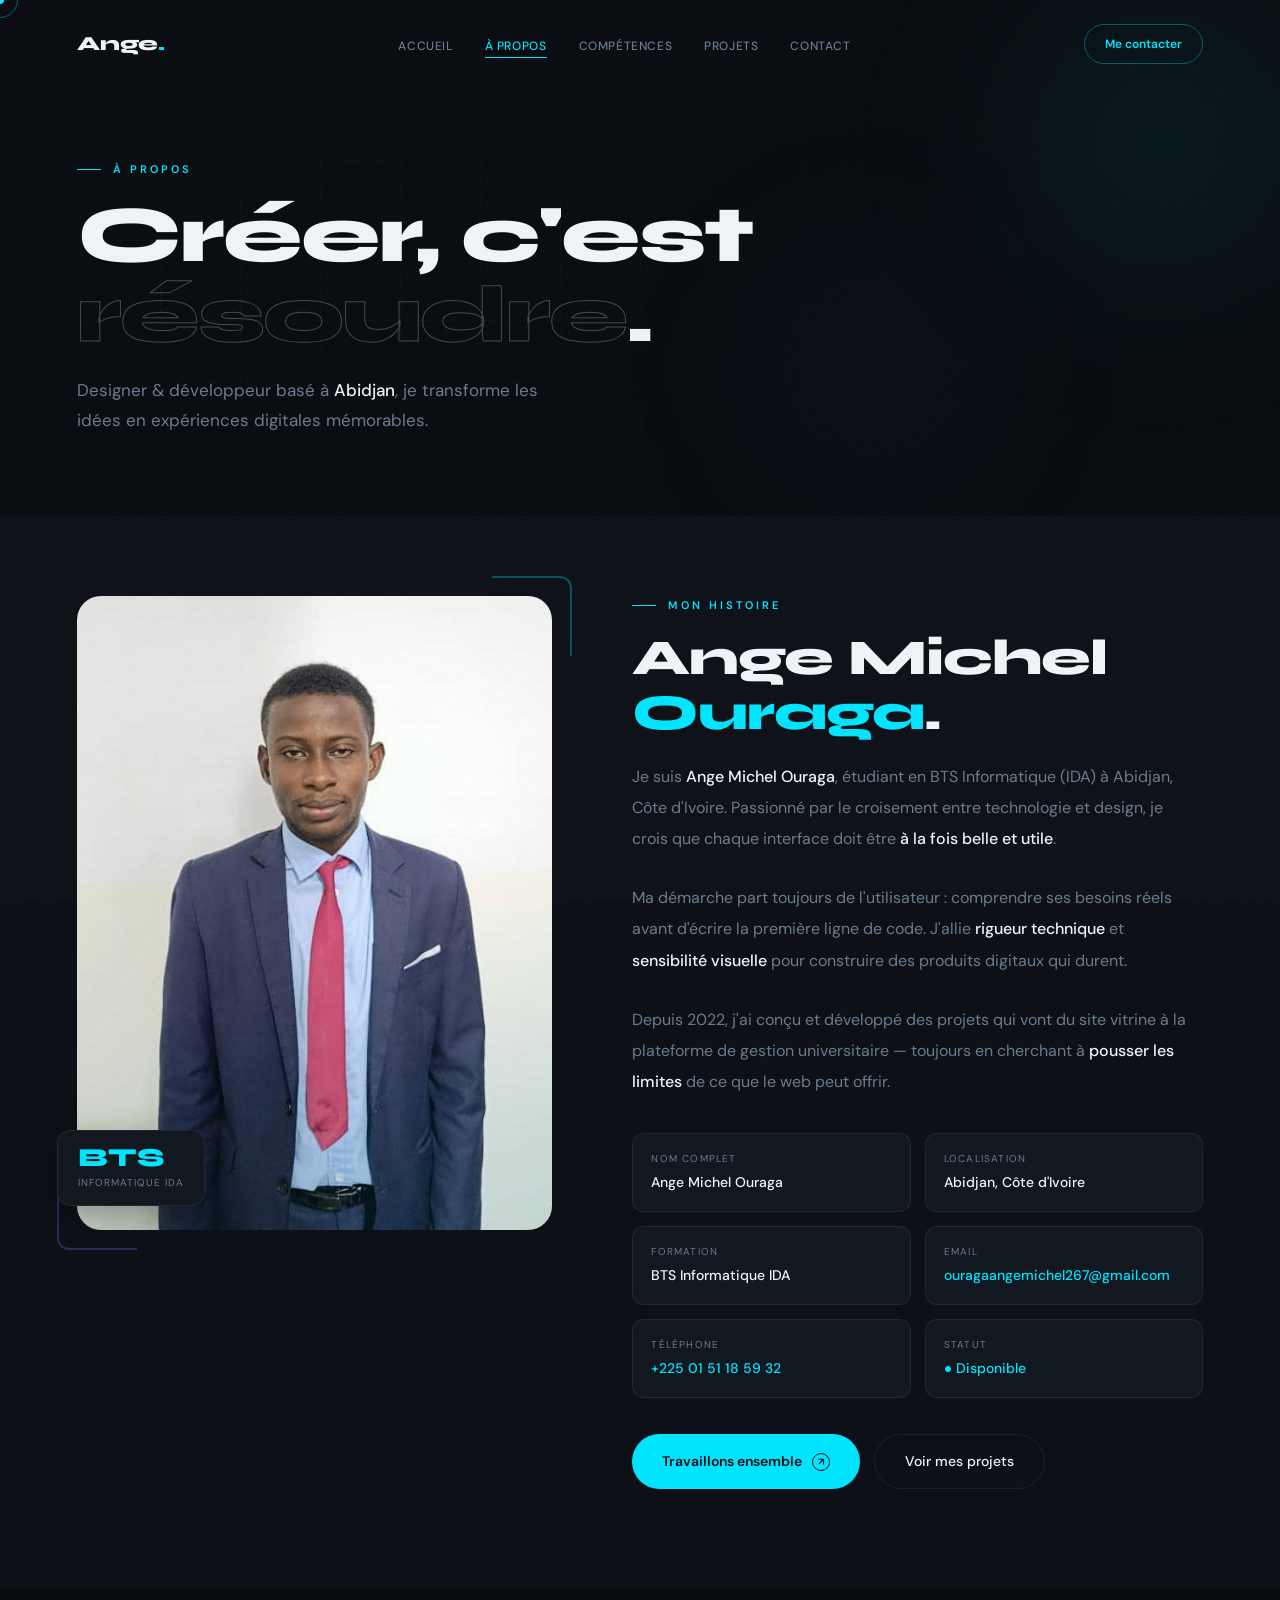
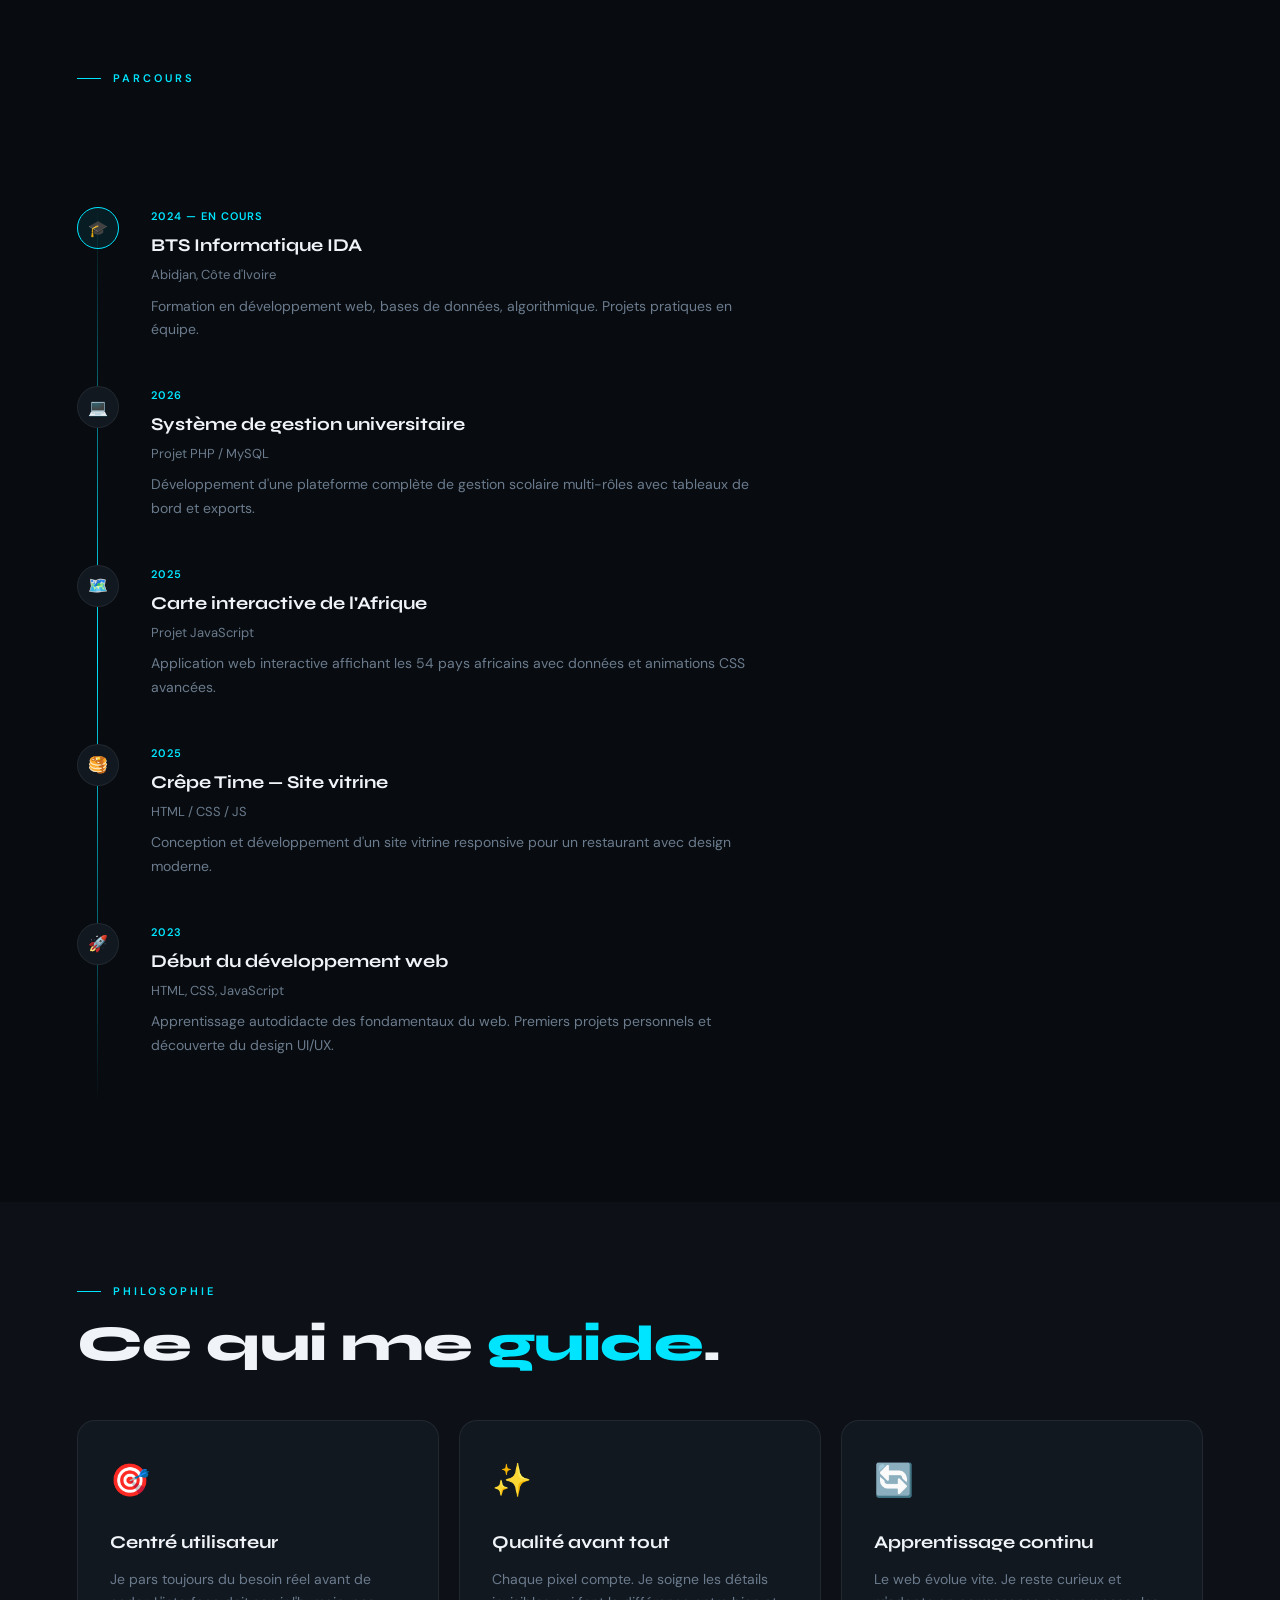
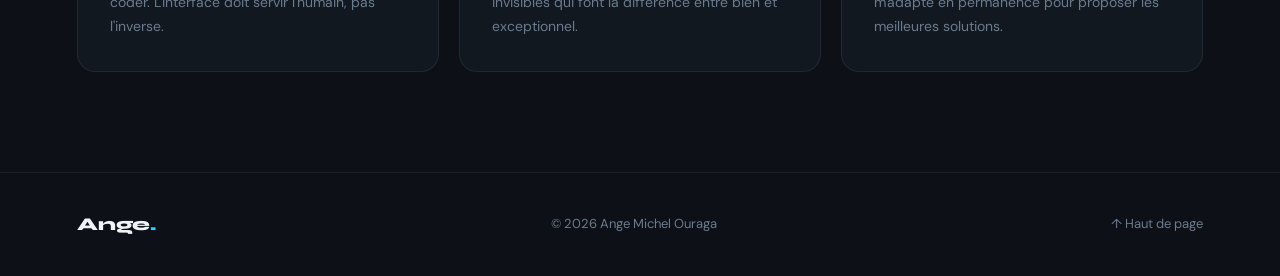
<file: about.html>
<!DOCTYPE html>
<html lang="fr">

<head>
  <meta charset="UTF-8">
  <meta name="viewport" content="width=device-width, initial-scale=1.0">
  <title>À propos — Ange Michel Ouraga</title>
  <link rel="preconnect" href="https://fonts.googleapis.com">
  <link
    href="https://fonts.googleapis.com/css2?family=Syne:wght@400;600;700;800&family=DM+Sans:wght@300;400;500&display=swap"
    rel="stylesheet">
  <link rel="stylesheet" href="shared.css">
  <style>
    /* ===== ABOUT PAGE ===== */
    #about-hero {
      padding: 160px 6% 80px;
      position: relative;
      overflow: hidden;
      background: var(--bg)
    }

    .about-grid {
      display: grid;
      grid-template-columns: 1fr 1.2fr;
      gap: 80px;
      align-items: start;
      padding: 80px 6% 100px;
      background: var(--bg2)
    }

    .photo-col {
      position: relative
    }

    .about-img-wrap {
      position: relative;
      width: 100%;
      aspect-ratio: 3/4;
      border-radius: 24px;
      overflow: hidden;
      background: var(--surface)
    }

    .about-img-wrap::after {
      content: '';
      position: absolute;
      inset: 0;
      background: linear-gradient(160deg, transparent 55%, rgba(0, 229, 255, .08) 100%);
      z-index: 2
    }

    .about-img-wrap img {
      width: 100%;
      height: 100%;
      object-fit: cover;
      display: block
    }

    .monogram {
      display: flex;
      align-items: center;
      justify-content: center;
      width: 100%;
      height: 100%;
      font-family: var(--font-h);
      font-size: 72px;
      font-weight: 800;
      color: rgba(0, 229, 255, .12);
      letter-spacing: -4px;
      user-select: none
    }

    .about-badge {
      position: absolute;
      bottom: 24px;
      left: -20px;
      background: var(--surface);
      border: 1px solid var(--border);
      border-radius: 14px;
      padding: 14px 20px;
      z-index: 3;
      box-shadow: 0 8px 30px rgba(0, 0, 0, .3)
    }

    .about-badge .big {
      font-family: var(--font-h);
      font-size: 26px;
      font-weight: 800;
      color: var(--accent);
      line-height: 1
    }

    .about-badge .small {
      font-size: 10px;
      color: var(--muted);
      text-transform: uppercase;
      letter-spacing: 1px;
      margin-top: 3px
    }

    /* Side déco */
    .photo-deco {
      position: absolute;
      top: -20px;
      right: -20px;
      width: 80px;
      height: 80px;
      border-top: 2px solid rgba(0, 229, 255, .3);
      border-right: 2px solid rgba(0, 229, 255, .3);
      border-radius: 0 12px 0 0
    }

    .photo-deco-2 {
      position: absolute;
      bottom: -20px;
      left: -20px;
      width: 80px;
      height: 80px;
      border-bottom: 2px solid rgba(123, 97, 255, .3);
      border-left: 2px solid rgba(123, 97, 255, .3);
      border-radius: 0 0 0 12px
    }

    /* Text col */
    .about-text-col {}

    .about-txt {
      font-size: 16px;
      color: var(--muted);
      line-height: 1.95;
      margin-bottom: 28px
    }

    .about-txt strong {
      color: var(--txt);
      font-weight: 500
    }

    .info-grid {
      display: grid;
      grid-template-columns: 1fr 1fr;
      gap: 14px;
      margin: 36px 0
    }

    .info-item {
      background: var(--surface);
      border: 1px solid var(--border);
      border-radius: 12px;
      padding: 16px 18px;
      transition: border-color .3s
    }

    .info-item:hover {
      border-color: rgba(0, 229, 255, .2)
    }

    .info-key {
      font-size: 10px;
      text-transform: uppercase;
      letter-spacing: 1.2px;
      color: var(--muted);
      margin-bottom: 4px
    }

    .info-val {
      font-size: 14px;
      font-weight: 500;
      color: var(--txt)
    }

    .info-val a {
      color: var(--accent);
      text-decoration: none
    }

    .info-val.status {
      color: var(--accent)
    }

    .btn-row {
      display: flex;
      gap: 14px;
      flex-wrap: wrap;
      margin-top: 36px
    }

    /* ===== PARCOURS ===== */
    .parcours {
      padding: 80px 6% 100px;
      background: var(--bg)
    }

    .timeline {
      display: flex;
      flex-direction: column;
      gap: 0;
      position: relative;
      max-width: 700px;
      margin-top: 48px
    }

    .timeline::before {
      content: '';
      position: absolute;
      left: 20px;
      top: 0;
      bottom: 0;
      width: 1px;
      background: linear-gradient(to bottom, transparent, var(--accent), transparent)
    }

    .tl-item {
      display: flex;
      gap: 32px;
      padding-bottom: 44px;
      position: relative
    }

    .tl-dot {
      width: 42px;
      height: 42px;
      border-radius: 50%;
      background: var(--surface);
      border: 1px solid var(--border);
      display: flex;
      align-items: center;
      justify-content: center;
      font-size: 16px;
      flex-shrink: 0;
      position: relative;
      z-index: 1;
      transition: border-color .3s, background .3s
    }

    .tl-item.active .tl-dot {
      border-color: var(--accent);
      background: rgba(0, 229, 255, .08)
    }

    .tl-body {}

    .tl-year {
      font-size: 11px;
      color: var(--accent);
      font-weight: 600;
      letter-spacing: 1px;
      text-transform: uppercase;
      margin-bottom: 4px
    }

    .tl-title {
      font-family: var(--font-h);
      font-size: 18px;
      font-weight: 700;
      color: var(--txt);
      margin-bottom: 4px
    }

    .tl-sub {
      font-size: 13px;
      color: var(--muted);
      margin-bottom: 8px
    }

    .tl-desc {
      font-size: 14px;
      color: var(--muted);
      line-height: 1.7
    }

    /* ===== VALEURS ===== */
    .values {
      padding: 80px 6% 100px;
      background: var(--bg2)
    }

    .values-grid {
      display: grid;
      grid-template-columns: repeat(3, 1fr);
      gap: 20px;
      margin-top: 48px
    }

    .val-card {
      background: var(--surface);
      border: 1px solid var(--border);
      border-radius: 18px;
      padding: 32px;
      transition: border-color .4s, transform .4s var(--ease)
    }

    .val-card:hover {
      border-color: rgba(0, 229, 255, .25);
      transform: translateY(-4px)
    }

    .val-icon {
      font-size: 32px;
      margin-bottom: 20px;
      display: block
    }

    .val-title {
      font-family: var(--font-h);
      font-size: 18px;
      font-weight: 700;
      color: var(--txt);
      margin-bottom: 10px
    }

    .val-desc {
      font-size: 14px;
      color: var(--muted);
      line-height: 1.7
    }

    @media(max-width:1024px) {
      .about-grid {
        grid-template-columns: 1fr;
        gap: 48px
      }

      .values-grid {
        grid-template-columns: 1fr 1fr
      }
    }

    @media(max-width:768px) {
      .info-grid {
        grid-template-columns: 1fr
      }

      .values-grid {
        grid-template-columns: 1fr
      }

      .btn-row {
        flex-direction: column
      }
    }
  </style>
</head>

<body>
  <div id="cursor"></div>
  <div id="cursor-ring"></div>

  <nav id="navbar">
    <a href="index.html" class="logo">Ange<span>.</span></a>
    <ul class="nav-links">
      <li><a href="index.html">Accueil</a></li>
      <li><a href="about.html" class="active">À propos</a></li>
      <li><a href="skills.html">Compétences</a></li>
      <li><a href="projects.html">Projets</a></li>
      <li><a href="contact.html">Contact</a></li>
    </ul>
    <a href="contact.html" class="nav-cta">Me contacter</a>
    <button class="hamburger" id="hamburger" aria-label="Menu"><span></span><span></span><span></span></button>
  </nav>
  <div class="mobile-menu" id="mobileMenu">
    <a href="index.html">Accueil</a>
    <a href="about.html" class="active">À propos</a>
    <a href="skills.html">Compétences</a>
    <a href="projects.html">Projets</a>
    <a href="contact.html">Contact</a>
  </div>

  <!-- HERO -->
  <section id="about-hero">
    <div class="page-orb page-orb-1"></div>
    <div class="page-orb page-orb-2"></div>
    <div class="page-hero-grid"></div>
    <p class="page-hero-label">À propos</p>
    <h1 class="page-hero-title">Créer, c'est<br><em>résoudre</em>.</h1>
    <p class="page-hero-sub">Designer & développeur basé à <strong>Abidjan</strong>, je transforme les idées en
      expériences digitales mémorables.</p>
  </section>

  <!-- GRILLE PHOTO + TEXTE -->
  <div class="about-grid">
    <div class="photo-col reveal">
      <div class="photo-deco"></div>
      <div class="about-img-wrap">
        <img src="profile.jpg" alt="Ange Michel Ouraga"
          onerror="this.style.display='none';document.getElementById('mono').style.display='flex';">
        <div id="mono" class="monogram" style="display:none;">AMO</div>
      </div>
      <div class="about-badge">
        <div class="big">BTS</div>
        <div class="small">Informatique IDA</div>
      </div>
      <div class="photo-deco-2"></div>
    </div>

    <div class="about-text-col">
      <p class="section-label reveal">Mon histoire</p>
      <h2 class="section-title reveal reveal-delay-1">Ange Michel<br><em>Ouraga</em>.</h2>

      <p class="about-txt reveal reveal-delay-2">
        Je suis <strong>Ange Michel Ouraga</strong>, étudiant en BTS Informatique (IDA) à Abidjan, Côte d'Ivoire.
        Passionné par le croisement entre technologie et design, je crois que chaque interface doit être <strong>à la
          fois belle et utile</strong>.
      </p>
      <p class="about-txt reveal reveal-delay-2">
        Ma démarche part toujours de l'utilisateur : comprendre ses besoins réels avant d'écrire la première ligne de
        code. J'allie <strong>rigueur technique</strong> et <strong>sensibilité visuelle</strong> pour construire des
        produits digitaux qui durent.
      </p>
      <p class="about-txt reveal reveal-delay-3">
        Depuis 2022, j'ai conçu et développé des projets qui vont du site vitrine à la plateforme de gestion
        universitaire — toujours en cherchant à <strong>pousser les limites</strong> de ce que le web peut offrir.
      </p>

      <div class="info-grid reveal reveal-delay-3">
        <div class="info-item">
          <div class="info-key">Nom complet</div>
          <div class="info-val">Ange Michel Ouraga</div>
        </div>
        <div class="info-item">
          <div class="info-key">Localisation</div>
          <div class="info-val">Abidjan, Côte d'Ivoire</div>
        </div>
        <div class="info-item">
          <div class="info-key">Formation</div>
          <div class="info-val">BTS Informatique IDA</div>
        </div>
        <div class="info-item">
          <div class="info-key">Email</div>
          <div class="info-val"><a href="mailto:ouragaangemichel267@gmail.com">ouragaangemichel267@gmail.com</a></div>
        </div>
        <div class="info-item">
          <div class="info-key">Téléphone</div>
          <div class="info-val"><a href="tel:+2250151185932">+225 01 51 18 59 32</a></div>
        </div>
        <div class="info-item">
          <div class="info-key">Statut</div>
          <div class="info-val status">● Disponible</div>
        </div>
      </div>

      <div class="btn-row reveal reveal-delay-4">
        <a href="contact.html" class="btn-primary">Travaillons ensemble <span class="arrow">↗</span></a>
        <a href="projects.html" class="btn-ghost">Voir mes projets</a>
      </div>
    </div>
  </div>

  <!-- PARCOURS -->
  <section class="parcours">
    <p class="section-label reveal">Parcours</p>
    <h2 class="section-title reveal reveal-delay-1">Mon <em>chemin</em>.</h2>

    <div class="timeline">
      <div class="tl-item active reveal">
        <div class="tl-dot">🎓</div>
        <div class="tl-body">
          <div class="tl-year">2024 — En cours</div>
          <div class="tl-title">BTS Informatique IDA</div>
          <div class="tl-sub">Abidjan, Côte d'Ivoire</div>
          <div class="tl-desc">Formation en développement web, bases de données, algorithmique. Projets
            pratiques en équipe.</div>
        </div>
      </div>
      <div class="tl-item reveal reveal-delay-1">
        <div class="tl-dot">💻</div>
        <div class="tl-body">
          <div class="tl-year">2026</div>
          <div class="tl-title">Système de gestion universitaire</div>
          <div class="tl-sub">Projet PHP / MySQL</div>
          <div class="tl-desc">Développement d'une plateforme complète de gestion scolaire multi-rôles avec tableaux de
            bord et exports.</div>
        </div>
      </div>
      <div class="tl-item reveal reveal-delay-2">
        <div class="tl-dot">🗺️</div>
        <div class="tl-body">
          <div class="tl-year">2025</div>
          <div class="tl-title">Carte interactive de l'Afrique</div>
          <div class="tl-sub">Projet JavaScript</div>
          <div class="tl-desc">Application web interactive affichant les 54 pays africains avec données et animations
            CSS avancées.</div>
        </div>
      </div>
      <div class="tl-item reveal reveal-delay-3">
        <div class="tl-dot">🥞</div>
        <div class="tl-body">
          <div class="tl-year">2025</div>
          <div class="tl-title">Crêpe Time — Site vitrine</div>
          <div class="tl-sub">HTML / CSS / JS</div>
          <div class="tl-desc">Conception et développement d'un site vitrine responsive pour un restaurant avec design
            moderne.</div>
        </div>
      </div>
      <div class="tl-item reveal reveal-delay-4">
        <div class="tl-dot">🚀</div>
        <div class="tl-body">
          <div class="tl-year">2023</div>
          <div class="tl-title">Début du développement web</div>
          <div class="tl-sub">HTML, CSS, JavaScript</div>
          <div class="tl-desc">Apprentissage autodidacte des fondamentaux du web. Premiers projets personnels et
            découverte du design UI/UX.</div>
        </div>
      </div>
    </div>
  </section>

  <!-- VALEURS -->
  <section class="values">
    <p class="section-label reveal">Philosophie</p>
    <h2 class="section-title reveal reveal-delay-1">Ce qui me <em>guide</em>.</h2>
    <div class="values-grid">
      <div class="val-card reveal">
        <span class="val-icon">🎯</span>
        <div class="val-title">Centré utilisateur</div>
        <div class="val-desc">Je pars toujours du besoin réel avant de coder. L'interface doit servir l'humain, pas
          l'inverse.</div>
      </div>
      <div class="val-card reveal reveal-delay-1">
        <span class="val-icon">✨</span>
        <div class="val-title">Qualité avant tout</div>
        <div class="val-desc">Chaque pixel compte. Je soigne les détails invisibles qui font la différence entre bien et
          exceptionnel.</div>
      </div>
      <div class="val-card reveal reveal-delay-2">
        <span class="val-icon">🔄</span>
        <div class="val-title">Apprentissage continu</div>
        <div class="val-desc">Le web évolue vite. Je reste curieux et m'adapte en permanence pour proposer les
          meilleures solutions.</div>
      </div>
    </div>
  </section>

  <footer>
    <div class="footer-logo">Ange<span>.</span></div>
    <p class="footer-copy">© 2026 Ange Michel Ouraga</p>
    <a href="#" onclick="window.scrollTo({top:0,behavior:'smooth'});return false;" class="footer-back">↑ Haut de
      page</a>
  </footer>
  <div class="toast" id="toast"></div>
  <script src="shared.js"></script>
</body>

</html>
</file>
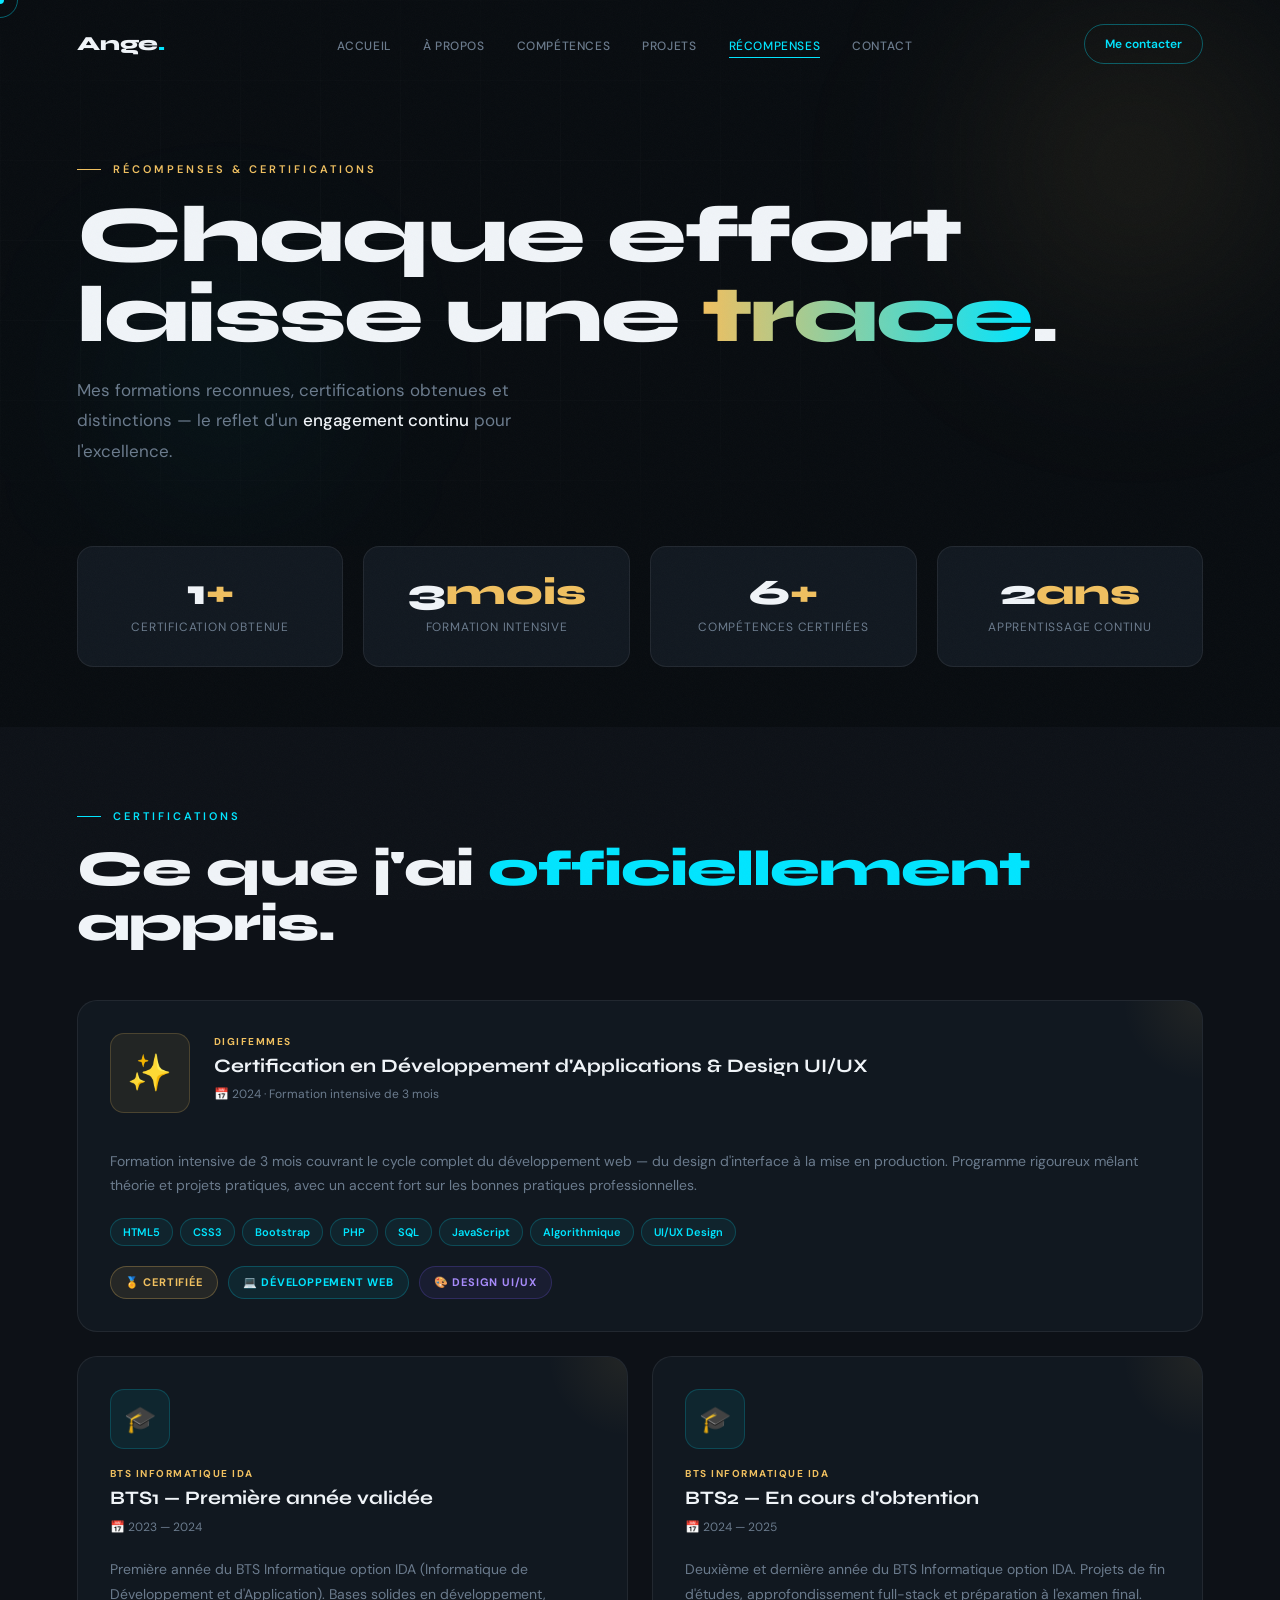
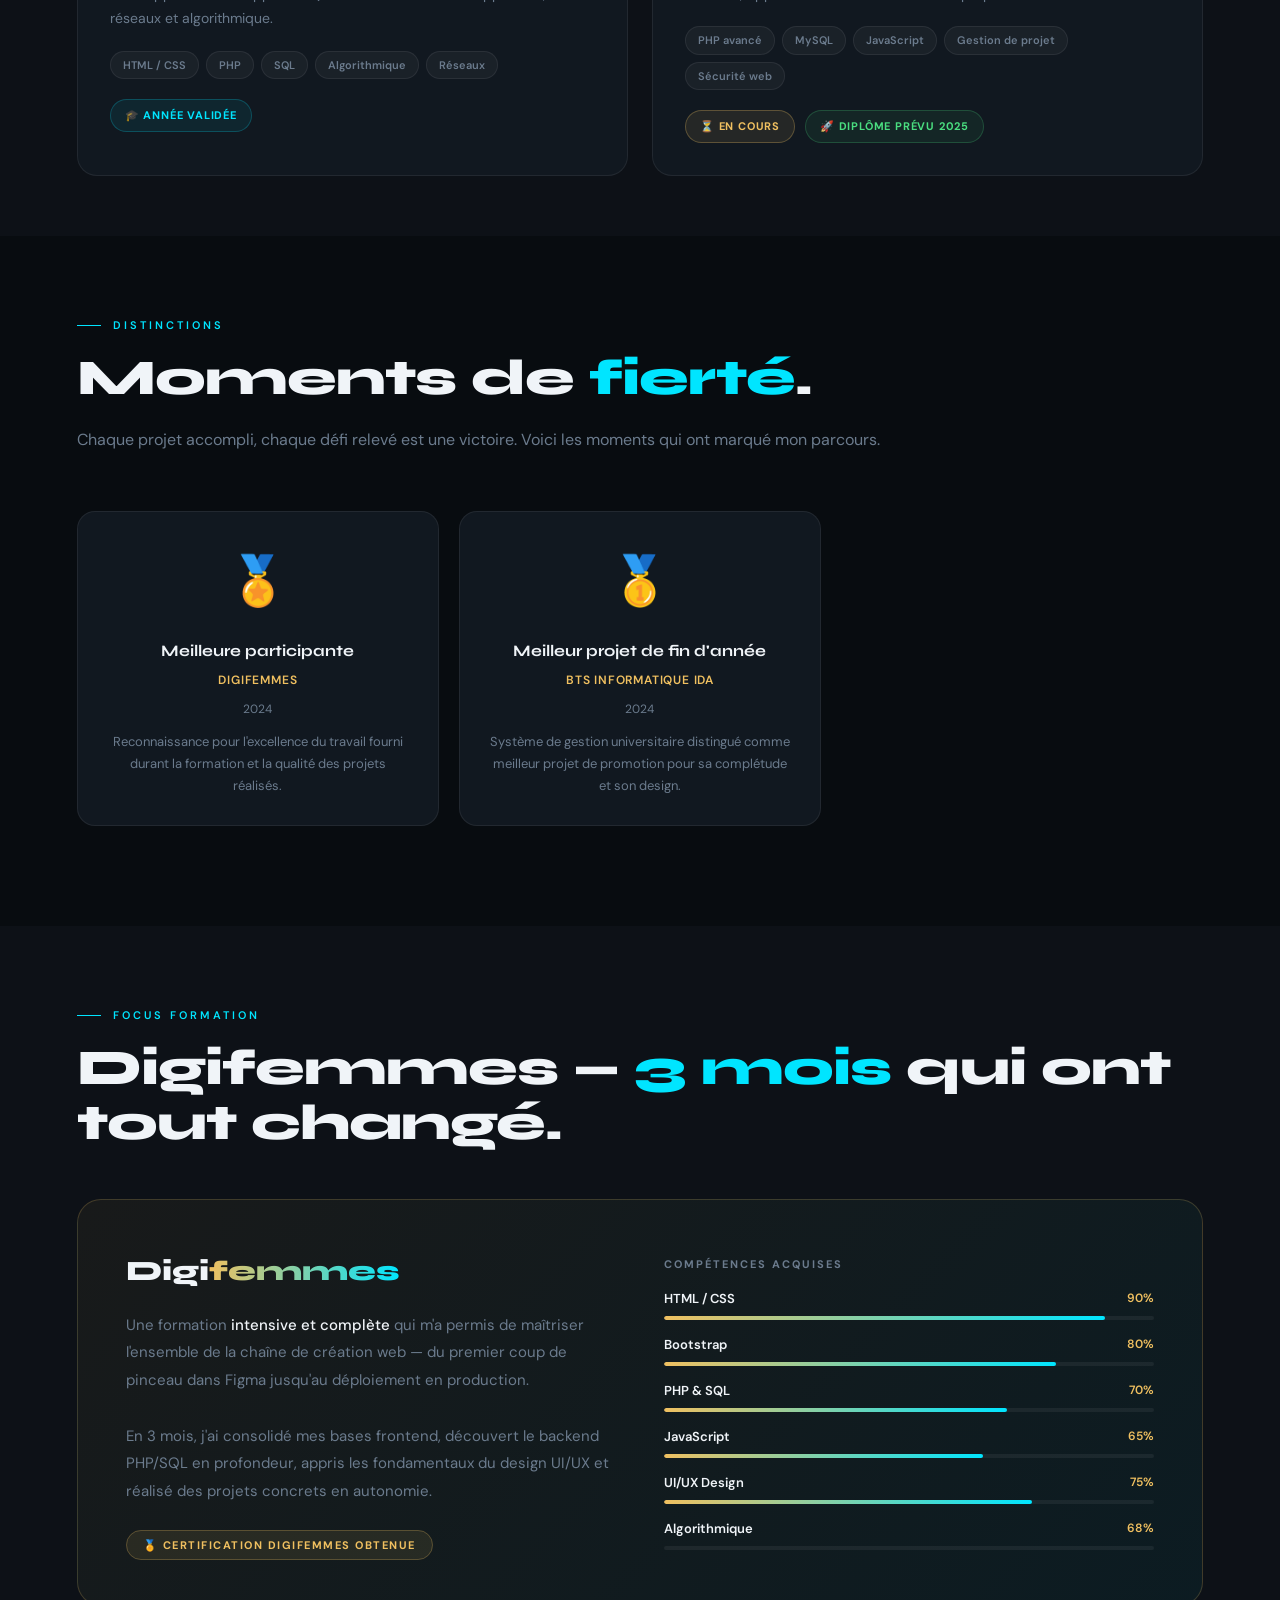
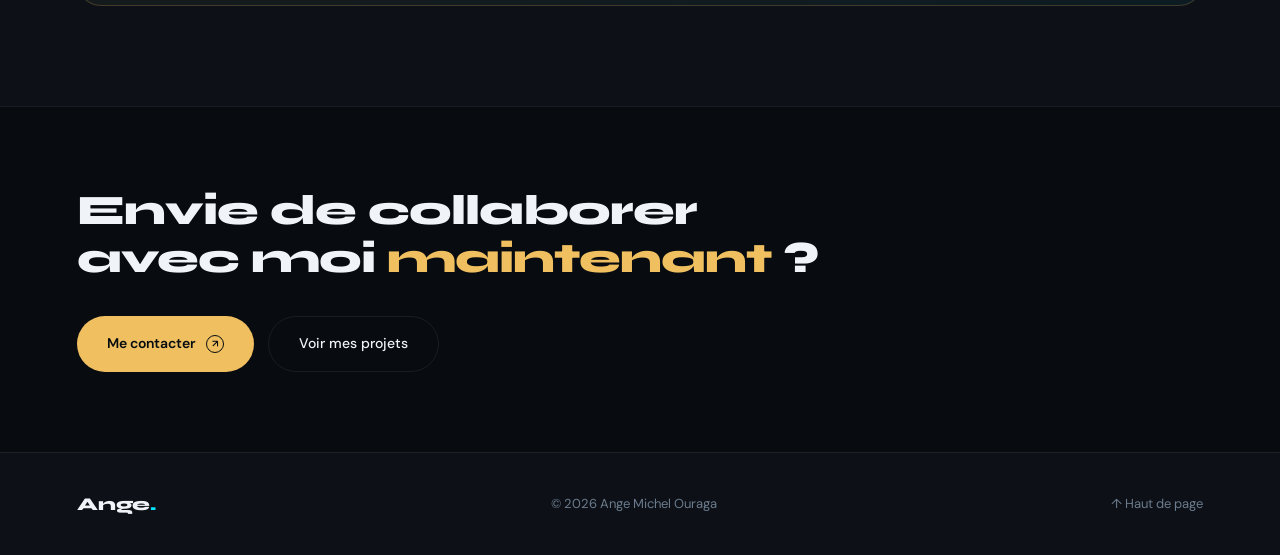
<file: awards.html>
<!DOCTYPE html>
<html lang="fr">
<head>
<meta charset="UTF-8">
<meta name="viewport" content="width=device-width, initial-scale=1.0">
<title>Récompenses & Certifications — Ange Michel Ouraga</title>
<link rel="preconnect" href="https://fonts.googleapis.com">
<link href="https://fonts.googleapis.com/css2?family=Syne:wght@400;600;700;800&family=DM+Sans:wght@300;400;500&display=swap" rel="stylesheet">
<link rel="stylesheet" href="shared.css">
<style>
/* ============================================
   AWARDS PAGE
============================================ */

/* ===== HERO SPÉCIAL ===== */
.awards-hero {
  padding:160px 6% 80px;
  position:relative; overflow:hidden;
  background:var(--bg);
}
.awards-hero-grid {
  position:absolute; inset:0; pointer-events:none;
  background-image:
    linear-gradient(rgba(255,255,255,.02) 1px, transparent 1px),
    linear-gradient(90deg, rgba(255,255,255,.02) 1px, transparent 1px);
  background-size:80px 80px;
  mask-image:radial-gradient(ellipse 70% 70% at 30% 50%, black 20%, transparent 100%);
}
.gold-orb {
  position:absolute; border-radius:50%; filter:blur(90px); pointer-events:none;
  animation:orbFloat 14s ease-in-out infinite;
}
.gold-orb-1 {
  width:450px; height:450px; right:-80px; top:-60px;
  background:radial-gradient(circle, rgba(240,192,96,.12) 0%, transparent 70%);
}
.gold-orb-2 {
  width:320px; height:320px; left:5%; bottom:0;
  background:radial-gradient(circle, rgba(0,229,255,.08) 0%, transparent 70%);
  animation-delay:-7s;
}

.awards-hero-label {
  font-size:11px; font-weight:600; letter-spacing:3px; text-transform:uppercase;
  color:#F0C060; margin-bottom:16px; display:flex; align-items:center; gap:12px;
  opacity:0; transform:translateY(20px); animation:revealUp .8s var(--ease) .1s forwards;
}
.awards-hero-label::before { content:''; width:24px; height:1px; background:#F0C060; }
.awards-hero-title {
  font-family:var(--font-h); font-size:clamp(44px,7vw,80px); font-weight:800;
  line-height:1; letter-spacing:-2px; margin-bottom:20px;
  opacity:0; transform:translateY(30px); animation:revealUp 1s var(--ease) .25s forwards;
}
.awards-hero-title em {
  font-style:normal;
  background:linear-gradient(90deg,#F0C060,#00E5FF);
  -webkit-background-clip:text; -webkit-text-fill-color:transparent; background-clip:text;
}
.awards-hero-sub {
  font-size:17px; color:var(--muted); max-width:480px; line-height:1.8;
  opacity:0; transform:translateY(20px); animation:revealUp .9s var(--ease) .4s forwards;
}
.awards-hero-sub strong { color:var(--txt); font-weight:500; }

/* ===== STATS RAPIDES ===== */
.awards-stats {
  display:grid; grid-template-columns:repeat(4,1fr); gap:20px;
  padding:0 6% 60px; background:var(--bg);
}
.astat {
  background:var(--surface); border:1px solid var(--border); border-radius:16px;
  padding:28px 20px; text-align:center;
  transition:border-color .3s, transform .3s var(--ease);
}
.astat:hover { border-color:rgba(240,192,96,.3); transform:translateY(-4px); }
.astat-num {
  font-family:var(--font-h); font-size:36px; font-weight:800; color:var(--txt); line-height:1;
}
.astat-num span { color:#F0C060; }
.astat-label { font-size:12px; color:var(--muted); text-transform:uppercase; letter-spacing:.8px; margin-top:6px; }

/* ===== CERTIFICATIONS ===== */
.certs-section { padding:80px 6% 60px; background:var(--bg2); }
.certs-grid { display:grid; grid-template-columns:repeat(2,1fr); gap:24px; margin-top:48px; }

.cert-card {
  background:var(--surface); border:1px solid var(--border); border-radius:20px;
  padding:32px; position:relative; overflow:hidden;
  transition:border-color .4s, transform .5s var(--ease), box-shadow .5s;
  cursor:none;
}
.cert-card:hover {
  border-color:rgba(240,192,96,.35);
  transform:translateY(-6px);
  box-shadow:0 24px 50px rgba(0,0,0,.3), 0 0 0 1px rgba(240,192,96,.1);
}
.cert-card.featured { grid-column:span 2; }
.cert-card.featured .cert-header { flex-direction:row; align-items:flex-start; gap:24px; }
.cert-card.featured .cert-icon-wrap { flex-shrink:0; width:80px; height:80px; font-size:36px; }

/* Deco coin */
.cert-card::before {
  content:''; position:absolute; top:0; right:0; width:80px; height:80px;
  background:radial-gradient(circle at top right, rgba(240,192,96,.08) 0%, transparent 70%);
}

.cert-header { display:flex; flex-direction:column; margin-bottom:20px; }
.cert-icon-wrap {
  width:60px; height:60px; border-radius:14px; margin-bottom:16px;
  background:rgba(240,192,96,.08); border:1px solid rgba(240,192,96,.2);
  display:flex; align-items:center; justify-content:center; font-size:26px;
}
.cert-icon-wrap.blue { background:rgba(0,229,255,.07); border-color:rgba(0,229,255,.18); }
.cert-icon-wrap.purple { background:rgba(123,97,255,.07); border-color:rgba(123,97,255,.18); }
.cert-icon-wrap.green { background:rgba(74,222,128,.07); border-color:rgba(74,222,128,.18); }

.cert-org {
  font-size:10px; font-weight:700; letter-spacing:1.5px; text-transform:uppercase;
  color:#F0C060; margin-bottom:4px;
}
.cert-title { font-family:var(--font-h); font-size:19px; font-weight:700; color:var(--txt); line-height:1.3; margin-bottom:6px; }
.cert-date { font-size:12px; color:var(--muted); }
.cert-desc { font-size:14px; color:var(--muted); line-height:1.75; margin-bottom:20px; }

.cert-skills { display:flex; flex-wrap:wrap; gap:7px; margin-bottom:20px; }
.cert-skill {
  font-size:11px; font-weight:600; color:var(--muted);
  background:rgba(255,255,255,.04); border:1px solid var(--border);
  padding:4px 12px; border-radius:100px;
}
.cert-skill.hl { color:var(--accent); background:rgba(0,229,255,.06); border-color:rgba(0,229,255,.2); }

.cert-badge-row { display:flex; align-items:center; gap:10px; flex-wrap:wrap; }
.cert-badge {
  display:inline-flex; align-items:center; gap:6px;
  font-size:11px; font-weight:700; letter-spacing:.8px; text-transform:uppercase;
  padding:6px 14px; border-radius:100px;
}
.cert-badge.gold { color:#F0C060; background:rgba(240,192,96,.09); border:1px solid rgba(240,192,96,.28); }
.cert-badge.cyan { color:var(--accent); background:rgba(0,229,255,.07); border:1px solid rgba(0,229,255,.22); }
.cert-badge.purple { color:#A78BFA; background:rgba(123,97,255,.08); border:1px solid rgba(123,97,255,.22); }
.cert-badge.green { color:#4ade80; background:rgba(74,222,128,.07); border:1px solid rgba(74,222,128,.22); }

/* Placeholder "À venir" */
.cert-card.placeholder {
  border-style:dashed; opacity:.6;
  display:flex; flex-direction:column; align-items:center; justify-content:center;
  text-align:center; min-height:200px;
}
.cert-card.placeholder:hover { opacity:.85; }
.placeholder-icon { font-size:40px; margin-bottom:16px; }
.placeholder-txt { font-size:15px; color:var(--muted); }
.placeholder-txt strong { color:var(--txt); }

/* ===== RÉCOMPENSES ===== */
.awards-section { padding:80px 6% 100px; background:var(--bg); }
.awards-list { display:grid; grid-template-columns:repeat(3,1fr); gap:20px; margin-top:48px; }

.award-card {
  background:var(--surface); border:1px solid var(--border); border-radius:18px;
  padding:28px; text-align:center; position:relative; overflow:hidden;
  transition:border-color .35s, transform .4s var(--ease), box-shadow .4s;
  cursor:none;
}
.award-card:hover {
  border-color:rgba(240,192,96,.3);
  transform:translateY(-5px);
  box-shadow:0 20px 40px rgba(0,0,0,.3);
}
.award-card::after {
  content:''; position:absolute; inset:0; opacity:0;
  background:radial-gradient(ellipse 80% 50% at 50% 0%, rgba(240,192,96,.06) 0%, transparent 100%);
  transition:opacity .4s;
}
.award-card:hover::after { opacity:1; }

.award-medal { font-size:48px; display:block; margin-bottom:16px; }
.award-title { font-family:var(--font-h); font-size:16px; font-weight:700; color:var(--txt); margin-bottom:6px; }
.award-org { font-size:12px; color:#F0C060; font-weight:600; margin-bottom:8px; text-transform:uppercase; letter-spacing:.8px; }
.award-year { font-size:12px; color:var(--muted); margin-bottom:12px; }
.award-desc { font-size:13px; color:var(--muted); line-height:1.7; }

/* ===== FRISE COMPÉTENCES DIGIFEMMES ===== */
.digifemmes-section { padding:80px 6% 100px; background:var(--bg2); }
.df-banner {
  background:linear-gradient(135deg, rgba(240,192,96,.05) 0%, rgba(0,229,255,.05) 100%);
  border:1px solid rgba(240,192,96,.2); border-radius:24px;
  padding:48px; display:grid; grid-template-columns:1fr 1fr; gap:48px; align-items:center;
  margin-top:48px;
}
.df-logo { font-family:var(--font-h); font-size:28px; font-weight:800; margin-bottom:16px; }
.df-logo span { background:linear-gradient(90deg,#F0C060,#00E5FF); -webkit-background-clip:text; -webkit-text-fill-color:transparent; background-clip:text; }
.df-desc { font-size:15px; color:var(--muted); line-height:1.85; }
.df-desc strong { color:var(--txt); font-weight:500; }
.df-skills-wrap {}
.df-skill-title { font-size:11px; font-weight:700; letter-spacing:2px; text-transform:uppercase; color:var(--muted); margin-bottom:14px; }
.df-skills { display:flex; flex-direction:column; gap:14px; }
.df-skill-row { display:flex; flex-direction:column; gap:6px; }
.df-skill-name { font-size:13px; font-weight:600; color:var(--txt); display:flex; justify-content:space-between; }
.df-skill-name span { color:#F0C060; font-size:12px; }
.df-skill-track { height:4px; background:rgba(255,255,255,.06); border-radius:99px; overflow:hidden; }
.df-skill-fill { height:100%; border-radius:99px; background:linear-gradient(90deg,#F0C060,var(--accent)); width:0; transition:width 1.4s var(--ease); }

/* ===== CTA ===== */
.awards-cta { padding:80px 6%; background:var(--bg); display:flex; align-items:center; justify-content:space-between; flex-wrap:wrap; gap:32px; border-top:1px solid var(--border); }
.cta-text { font-family:var(--font-h); font-size:clamp(26px,4vw,42px); font-weight:800; line-height:1.15; letter-spacing:-1px; }
.cta-text em { font-style:normal; color:#F0C060; }

@media(max-width:1024px) { .awards-stats{grid-template-columns:repeat(2,1fr)} .certs-grid{grid-template-columns:1fr} .cert-card.featured{grid-column:span 1} .cert-card.featured .cert-header{flex-direction:column} .awards-list{grid-template-columns:1fr 1fr} .df-banner{grid-template-columns:1fr;gap:32px} }
@media(max-width:768px) { .awards-list{grid-template-columns:1fr} .awards-cta{flex-direction:column} .awards-stats{grid-template-columns:1fr 1fr} }
</style>
</head>
<body>
<div id="cursor"></div>
<div id="cursor-ring"></div>

<nav id="navbar">
  <a href="index.html" class="logo">Ange<span>.</span></a>
  <ul class="nav-links">
    <li><a href="index.html">Accueil</a></li>
    <li><a href="about.html">À propos</a></li>
    <li><a href="skills.html">Compétences</a></li>
    <li><a href="projects.html">Projets</a></li>
    <li><a href="awards.html" class="active">Récompenses</a></li>
    <li><a href="contact.html">Contact</a></li>
  </ul>
  <a href="contact.html" class="nav-cta">Me contacter</a>
  <button class="hamburger" id="hamburger" aria-label="Menu"><span></span><span></span><span></span></button>
</nav>
<div class="mobile-menu" id="mobileMenu">
  <a href="index.html">Accueil</a>
  <a href="about.html">À propos</a>
  <a href="skills.html">Compétences</a>
  <a href="projects.html">Projets</a>
  <a href="awards.html" class="active">Récompenses</a>
  <a href="contact.html">Contact</a>
</div>

<!-- ===== HERO ===== -->
<section class="awards-hero">
  <div class="awards-hero-grid"></div>
  <div class="gold-orb gold-orb-1"></div>
  <div class="gold-orb gold-orb-2"></div>
  <p class="awards-hero-label">Récompenses & Certifications</p>
  <h1 class="awards-hero-title">Chaque effort<br>laisse une <em>trace</em>.</h1>
  <p class="awards-hero-sub">Mes formations reconnues, certifications obtenues et distinctions — le reflet d'un <strong>engagement continu</strong> pour l'excellence.</p>
</section>

<!-- ===== STATS ===== -->
<div class="awards-stats">
  <div class="astat reveal"><div class="astat-num">1<span>+</span></div><div class="astat-label">Certification obtenue</div></div>
  <div class="astat reveal reveal-delay-1"><div class="astat-num">3<span>mois</span></div><div class="astat-label">Formation intensive</div></div>
  <div class="astat reveal reveal-delay-2"><div class="astat-num">6<span>+</span></div><div class="astat-label">Compétences certifiées</div></div>
  <div class="astat reveal reveal-delay-3"><div class="astat-num">2<span>ans</span></div><div class="astat-label">Apprentissage continu</div></div>
</div>

<!-- ===== CERTIFICATIONS ===== -->
<section class="certs-section">
  <p class="section-label reveal">Certifications</p>
  <h2 class="section-title reveal reveal-delay-1">Ce que j'ai <em>officiellement</em> appris.</h2>

  <div class="certs-grid">

    <!-- ⭐ DIGIFEMMES — PRINCIPALE (featured) -->
    <div class="cert-card featured reveal">
      <div class="cert-header">
        <div class="cert-icon-wrap">✨</div>
        <div>
          <div class="cert-org">Digifemmes</div>
          <div class="cert-title">Certification en Développement d'Applications & Design UI/UX</div>
          <div class="cert-date">📅 2024 · Formation intensive de 3 mois</div>
        </div>
      </div>
      <p class="cert-desc">
        Formation intensive de 3 mois couvrant le cycle complet du développement web — du design d'interface à la mise en production. Programme rigoureux mêlant théorie et projets pratiques, avec un accent fort sur les bonnes pratiques professionnelles.
      </p>
      <div class="cert-skills">
        <span class="cert-skill hl">HTML5</span>
        <span class="cert-skill hl">CSS3</span>
        <span class="cert-skill hl">Bootstrap</span>
        <span class="cert-skill hl">PHP</span>
        <span class="cert-skill hl">SQL</span>
        <span class="cert-skill hl">JavaScript</span>
        <span class="cert-skill hl">Algorithmique</span>
        <span class="cert-skill hl">UI/UX Design</span>
      </div>
      <div class="cert-badge-row">
        <span class="cert-badge gold">🏅 Certifiée</span>
        <span class="cert-badge cyan">💻 Développement web</span>
        <span class="cert-badge purple">🎨 Design UI/UX</span>
      </div>
    </div>

    <!-- BTS1 -->
    <div class="cert-card reveal">
      <div class="cert-header">
        <div class="cert-icon-wrap blue">🎓</div>
        <div>
          <div class="cert-org">BTS Informatique IDA</div>
          <div class="cert-title">BTS1 — Première année validée</div>
          <div class="cert-date">📅 2023 — 2024</div>
        </div>
      </div>
      <p class="cert-desc">Première année du BTS Informatique option IDA (Informatique de Développement et d'Application). Bases solides en développement, réseaux et algorithmique.</p>
      <div class="cert-skills">
        <span class="cert-skill">HTML / CSS</span>
        <span class="cert-skill">PHP</span>
        <span class="cert-skill">SQL</span>
        <span class="cert-skill">Algorithmique</span>
        <span class="cert-skill">Réseaux</span>
      </div>
      <div class="cert-badge-row">
        <span class="cert-badge cyan">🎓 Année validée</span>
      </div>
    </div>

    <!-- BTS2 -->
    <div class="cert-card reveal reveal-delay-1">
      <div class="cert-header">
        <div class="cert-icon-wrap blue">🎓</div>
        <div>
          <div class="cert-org">BTS Informatique IDA</div>
          <div class="cert-title">BTS2 — En cours d'obtention</div>
          <div class="cert-date">📅 2024 — 2025</div>
        </div>
      </div>
      <p class="cert-desc">Deuxième et dernière année du BTS Informatique option IDA. Projets de fin d'études, approfondissement full-stack et préparation à l'examen final.</p>
      <div class="cert-skills">
        <span class="cert-skill">PHP avancé</span>
        <span class="cert-skill">MySQL</span>
        <span class="cert-skill">JavaScript</span>
        <span class="cert-skill">Gestion de projet</span>
        <span class="cert-skill">Sécurité web</span>
      </div>
      <div class="cert-badge-row">
        <span class="cert-badge gold">⏳ En cours</span>
        <span class="cert-badge green">🚀 Diplôme prévu 2025</span>
      </div>
    </div>

    

  </div>
</section>

<!-- ===== RÉCOMPENSES ===== -->
<section class="awards-section">
  <p class="section-label reveal">Distinctions</p>
  <h2 class="section-title reveal reveal-delay-1">Moments de <em>fierté</em>.</h2>
  <p class="section-sub reveal reveal-delay-2">
    <!-- 💡 Modifie cette intro selon tes vraies récompenses -->
    Chaque projet accompli, chaque défi relevé est une victoire. Voici les moments qui ont marqué mon parcours.
  </p>

  <div class="awards-list">

    <!-- Récompense 1 — Digifemmes -->
    <div class="award-card reveal">
      <span class="award-medal">🏅</span>
      <div class="award-title">Meilleure participante</div>
      <div class="award-org">Digifemmes</div>
      <div class="award-year">2024</div>
      <div class="award-desc">
        <!-- 💡 Remplace par ce que tu as vraiment obtenu à Digifemmes -->
        Reconnaissance pour l'excellence du travail fourni durant la formation et la qualité des projets réalisés.
      </div>
    </div>

    <!-- Récompense 2 — Projet scolaire -->
    <div class="award-card reveal reveal-delay-1">
      <span class="award-medal">🥇</span>
      <div class="award-title">Meilleur projet de fin d'année</div>
      <div class="award-org">BTS Informatique IDA</div>
      <div class="award-year">2024</div>
      <div class="award-desc">
        <!-- 💡 Remplace par ta vraie récompense si tu en as une -->
        Système de gestion universitaire distingué comme meilleur projet de promotion pour sa complétude et son design.
      </div>
    </div>



  </div>
</section>

<!-- ===== FOCUS DIGIFEMMES ===== -->
<section class="digifemmes-section">
  <p class="section-label reveal">Focus formation</p>
  <h2 class="section-title reveal reveal-delay-1">Digifemmes — <em>3 mois</em> qui ont tout changé.</h2>

  <div class="df-banner reveal reveal-delay-2">
    <div>
      <div class="df-logo">Digi<span>femmes</span></div>
      <p class="df-desc">
        Une formation <strong>intensive et complète</strong> qui m'a permis de maîtriser l'ensemble de la chaîne de création web — du premier coup de pinceau dans Figma jusqu'au déploiement en production.<br><br>
        En 3 mois, j'ai consolidé mes bases frontend, découvert le backend PHP/SQL en profondeur, appris les fondamentaux du design UI/UX et réalisé des projets concrets en autonomie.
      </p>
      <div style="margin-top:24px;">
        <span style="font-size:11px;font-weight:700;letter-spacing:1.5px;text-transform:uppercase;color:#F0C060;background:rgba(240,192,96,.09);border:1px solid rgba(240,192,96,.25);padding:7px 16px;border-radius:100px;">🏅 Certification Digifemmes obtenue</span>
      </div>
    </div>

    <div class="df-skills-wrap">
      <div class="df-skill-title">Compétences acquises</div>
      <div class="df-skills bar-skills">
        <div class="df-skill-row bar-item">
          <div class="df-skill-name">HTML / CSS <span>90%</span></div>
          <div class="df-skill-track bar-track"><div class="df-skill-fill bar-fill" data-width="90"></div></div>
        </div>
        <div class="df-skill-row bar-item">
          <div class="df-skill-name">Bootstrap <span>80%</span></div>
          <div class="df-skill-track bar-track"><div class="df-skill-fill bar-fill" data-width="80"></div></div>
        </div>
        <div class="df-skill-row bar-item">
          <div class="df-skill-name">PHP &amp; SQL <span>70%</span></div>
          <div class="df-skill-track bar-track"><div class="df-skill-fill bar-fill" data-width="70"></div></div>
        </div>
        <div class="df-skill-row bar-item">
          <div class="df-skill-name">JavaScript <span>65%</span></div>
          <div class="df-skill-track bar-track"><div class="df-skill-fill bar-fill" data-width="65"></div></div>
        </div>
        <div class="df-skill-row bar-item">
          <div class="df-skill-name">UI/UX Design <span>75%</span></div>
          <div class="df-skill-track bar-track"><div class="df-skill-fill bar-fill" data-width="75"></div></div>
        </div>
        <div class="df-skill-row bar-item">
          <div class="df-skill-name">Algorithmique <span>68%</span></div>
          <div class="df-skill-track bar-track"><div class="df-skill-fill bar-fill" data-width="68"></div></div>
        </div>
      </div>
    </div>
  </div>
</section>

<!-- ===== CTA ===== -->
<div class="awards-cta">
  <div class="reveal">
    <p class="cta-text">Envie de collaborer<br>avec moi <em>maintenant</em> ?</p>
  </div>
  <div class="reveal reveal-delay-2" style="display:flex;gap:14px;flex-wrap:wrap;">
    <a href="contact.html" class="btn-primary" style="background:#F0C060;color:#080C10;">Me contacter <span class="arrow" style="border-color:#080C10;">↗</span></a>
    <a href="projects.html" class="btn-ghost">Voir mes projets</a>
  </div>
</div>

<footer>
  <div class="footer-logo">Ange<span>.</span></div>
  <p class="footer-copy">© 2026 Ange Michel Ouraga</p>
  <a href="#" onclick="window.scrollTo({top:0,behavior:'smooth'});return false;" class="footer-back">↑ Haut de page</a>
</footer>

<div class="toast" id="toast"></div>
<script src="shared.js"></script>
</body>
</html>
</file>
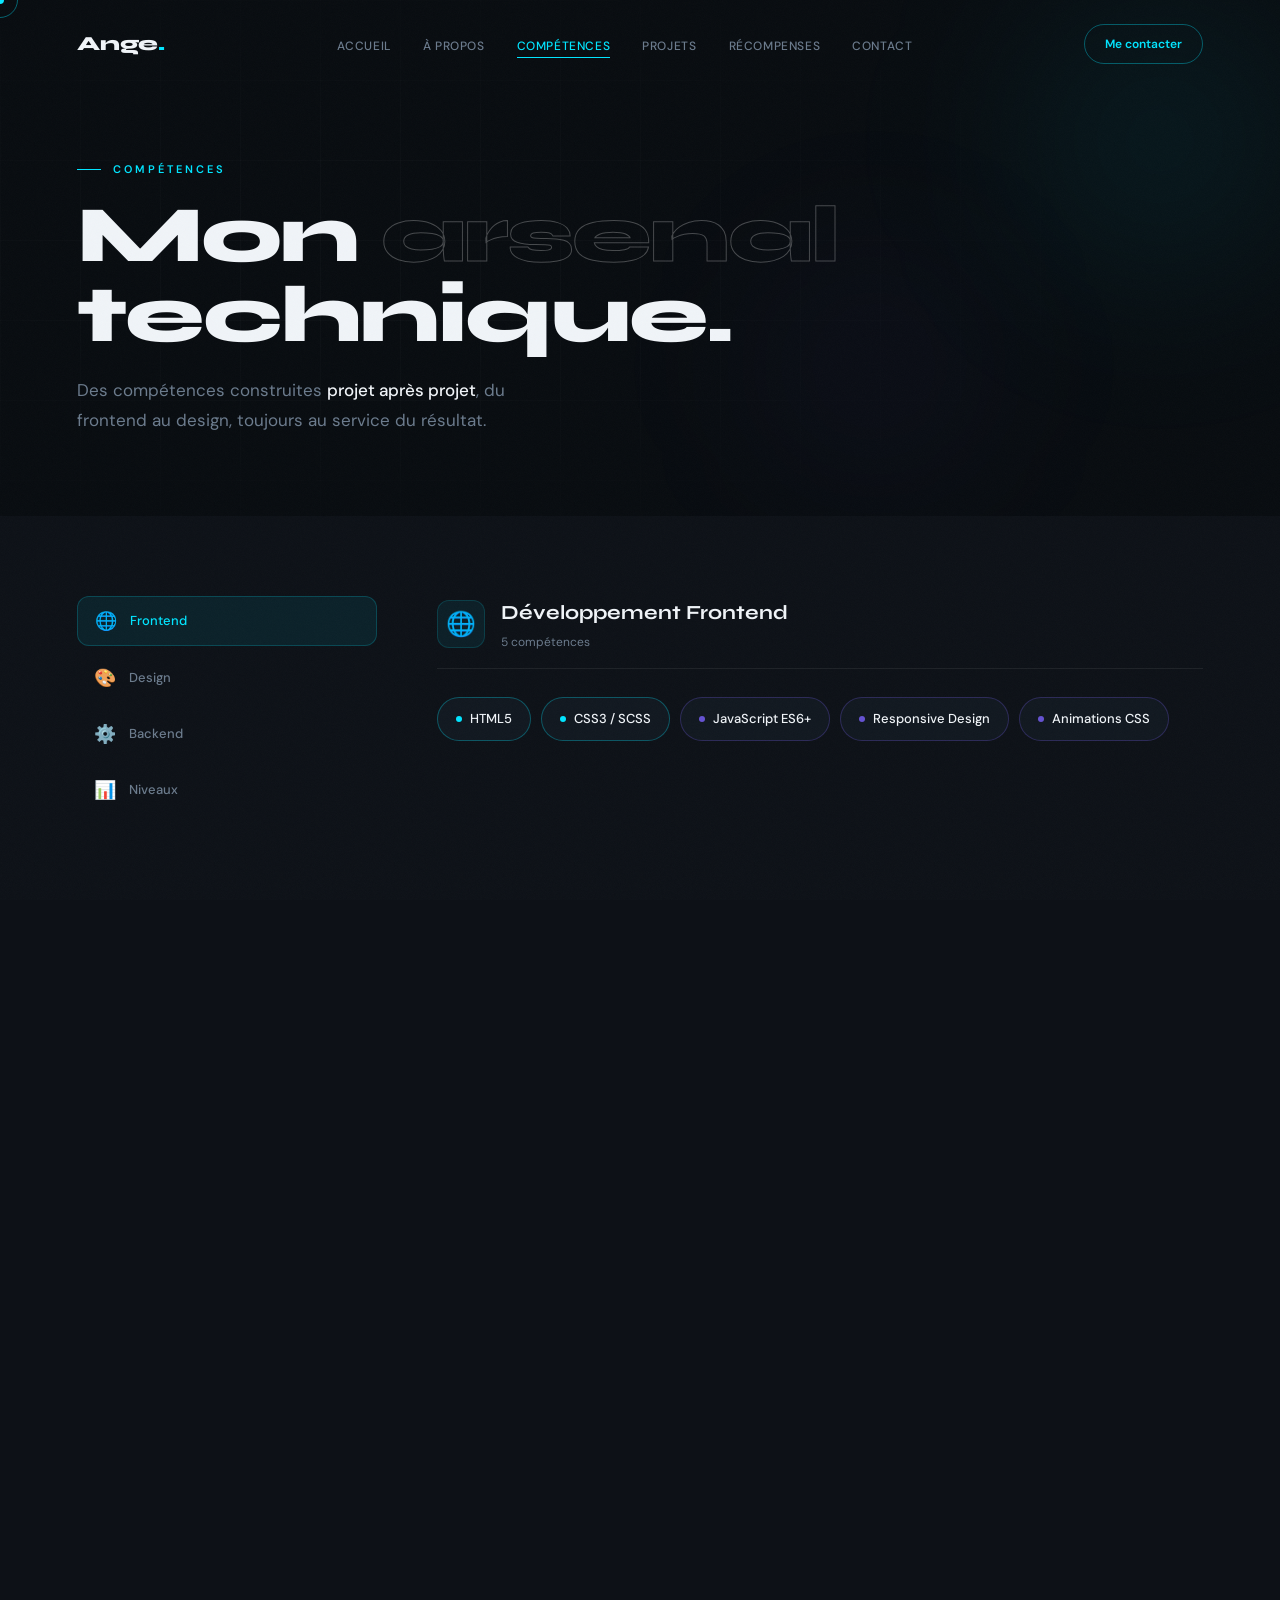
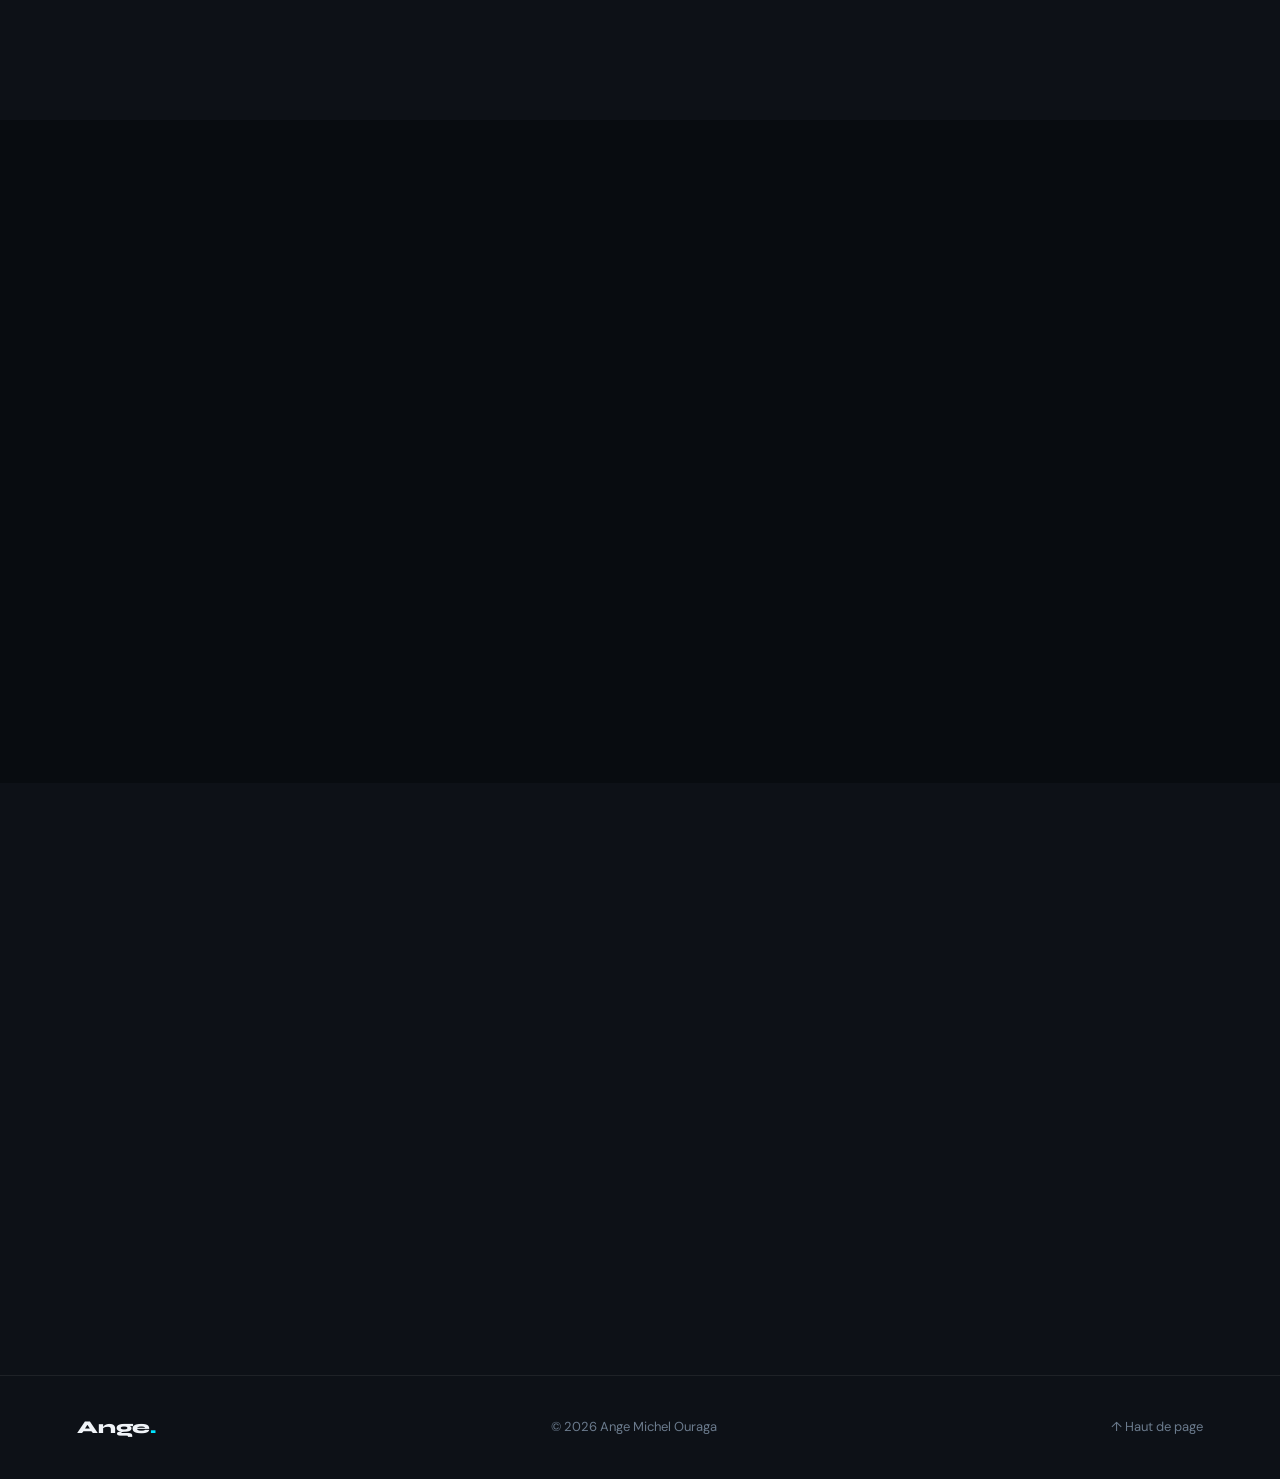
<file: skills.html>
<!DOCTYPE html>
<html lang="fr">
<head>
<meta charset="UTF-8">
<meta name="viewport" content="width=device-width, initial-scale=1.0">
<title>Compétences — Ange Michel Ouraga</title>
<link rel="preconnect" href="https://fonts.googleapis.com">
<link href="https://fonts.googleapis.com/css2?family=Syne:wght@400;600;700;800&family=DM+Sans:wght@300;400;500&display=swap" rel="stylesheet">
<link rel="stylesheet" href="shared.css">
<style>
/* ===== SKILLS PAGE ===== */
.skills-main{padding:80px 6% 100px;background:var(--bg2)}
.skills-layout{display:grid;grid-template-columns:300px 1fr;gap:60px;align-items:start}

/* Sidebar navigation catégories */
.skill-nav{position:sticky;top:100px;display:flex;flex-direction:column;gap:8px}
.skill-nav-btn{display:flex;align-items:center;gap:12px;padding:12px 16px;border-radius:12px;border:none;background:none;color:var(--muted);font-family:var(--font-b);font-size:13px;font-weight:500;cursor:none;text-align:left;transition:background .3s,color .3s;width:100%}
.skill-nav-btn:hover{background:var(--surface);color:var(--txt)}
.skill-nav-btn.active{background:rgba(0,229,255,.08);color:var(--accent);border:1px solid rgba(0,229,255,.2)}
.skill-nav-btn .nav-icon{font-size:18px;width:24px;text-align:center}

/* Contenu compétences */
.skill-section{margin-bottom:64px}
.skill-section:last-child{margin-bottom:0}
.skill-section-header{display:flex;align-items:center;gap:16px;margin-bottom:28px;padding-bottom:16px;border-bottom:1px solid var(--border)}
.skill-section-icon{font-size:24px;width:48px;height:48px;background:rgba(0,229,255,.07);border:1px solid rgba(0,229,255,.15);border-radius:12px;display:flex;align-items:center;justify-content:center}
.skill-section-title{font-family:var(--font-h);font-size:20px;font-weight:700;color:var(--txt)}
.skill-section-count{font-size:12px;color:var(--muted);margin-top:2px}

/* Chips */
.chip-grid{display:flex;flex-wrap:wrap;gap:10px;margin-bottom:32px}
.chip{display:inline-flex;align-items:center;gap:8px;padding:10px 18px;background:var(--surface);border:1px solid var(--border);border-radius:100px;font-size:13px;font-weight:500;color:var(--txt);cursor:none;transition:border-color .3s,background .3s,transform .3s var(--ease),color .3s}
.chip:hover{border-color:var(--accent);background:rgba(0,229,255,.06);color:var(--accent);transform:translateY(-3px)}
.chip-dot{width:6px;height:6px;border-radius:50%;background:var(--accent);opacity:.45}
.chip:hover .chip-dot{opacity:1}
.chip.level-expert{border-color:rgba(0,229,255,.3)}
.chip.level-expert .chip-dot{background:var(--accent);opacity:1}
.chip.level-inter{border-color:rgba(123,97,255,.25)}
.chip.level-inter .chip-dot{background:var(--accent2);opacity:.8}

/* Barres */
.bars{display:flex;flex-direction:column;gap:18px}
.bar-item{}
.bar-header{display:flex;justify-content:space-between;align-items:center;font-size:13px;font-weight:500;color:var(--txt);margin-bottom:8px}
.bar-pct{color:var(--accent);font-size:12px;font-weight:700}
.bar-track{height:4px;background:rgba(255,255,255,.06);border-radius:99px;overflow:hidden}
.bar-fill{height:100%;border-radius:99px;background:linear-gradient(90deg,var(--accent2),var(--accent));width:0;transition:width 1.4s var(--ease)}

/* ===== OUTILS ===== */
.tools-band{padding:80px 6% 100px;background:var(--bg)}
.tools-grid{display:grid;grid-template-columns:repeat(4,1fr);gap:16px;margin-top:48px}
.tool-card{background:var(--surface);border:1px solid var(--border);border-radius:16px;padding:24px;text-align:center;transition:border-color .3s,transform .4s var(--ease)}
.tool-card:hover{border-color:rgba(0,229,255,.2);transform:translateY(-4px)}
.tool-emoji{font-size:32px;display:block;margin-bottom:12px}
.tool-name{font-size:14px;font-weight:600;color:var(--txt);margin-bottom:4px}
.tool-desc{font-size:12px;color:var(--muted)}

/* ===== LEARNING ===== */
.learning{padding:80px 6% 100px;background:var(--bg2)}
.learning-grid{display:grid;grid-template-columns:1fr 1fr;gap:20px;margin-top:48px}
.learn-card{background:var(--surface);border:1px dashed rgba(0,229,255,.2);border-radius:16px;padding:24px;display:flex;align-items:center;gap:16px;transition:border-color .3s,background .3s}
.learn-card:hover{border-color:rgba(0,229,255,.4);background:rgba(0,229,255,.03)}
.learn-icon{font-size:24px;flex-shrink:0}
.learn-name{font-size:15px;font-weight:600;color:var(--txt);margin-bottom:2px}
.learn-desc{font-size:13px;color:var(--muted)}
.learn-badge{margin-left:auto;font-size:10px;font-weight:700;letter-spacing:1px;text-transform:uppercase;color:var(--accent2);background:rgba(123,97,255,.1);border:1px solid rgba(123,97,255,.2);padding:3px 10px;border-radius:100px;flex-shrink:0}

@media(max-width:1024px){.skills-layout{grid-template-columns:1fr}.skill-nav{position:static;flex-direction:row;flex-wrap:wrap}.tools-grid{grid-template-columns:repeat(3,1fr)}}
@media(max-width:768px){.tools-grid{grid-template-columns:repeat(2,1fr)}.learning-grid{grid-template-columns:1fr}}
@media(max-width:480px){.tools-grid{grid-template-columns:1fr 1fr}}
</style>
</head>
<body>
<div id="cursor"></div>
<div id="cursor-ring"></div>

<nav id="navbar">
  <a href="index.html" class="logo">Ange<span>.</span></a>
  <ul class="nav-links">
    <li><a href="index.html">Accueil</a></li>
    <li><a href="about.html">À propos</a></li>
    <li><a href="skills.html" class="active">Compétences</a></li>
    <li><a href="projects.html">Projets</a></li>
    <li><a href="awards.html">Récompenses</a></li>
    <li><a href="contact.html">Contact</a></li>
  </ul>
  <a href="contact.html" class="nav-cta">Me contacter</a>
  <button class="hamburger" id="hamburger" aria-label="Menu"><span></span><span></span><span></span></button>
</nav>
<div class="mobile-menu" id="mobileMenu">
  <a href="index.html">Accueil</a>
  <a href="about.html">À propos</a>
  <a href="skills.html" class="active">Compétences</a>
  <a href="projects.html">Projets</a>
  <a href="contact.html">Contact</a>
</div>

<!-- HERO -->
<section class="page-hero">
  <div class="page-hero-grid"></div>
  <div class="page-orb page-orb-1"></div>
  <div class="page-orb page-orb-2"></div>
  <p class="page-hero-label">Compétences</p>
  <h1 class="page-hero-title">Mon <em>arsenal</em><br>technique.</h1>
  <p class="page-hero-sub">Des compétences construites <strong>projet après projet</strong>, du frontend au design, toujours au service du résultat.</p>
</section>

<!-- COMPÉTENCES DÉTAIL -->
<section class="skills-main">
  <div class="skills-layout">

    <!-- Sidebar -->
    <div class="skill-nav reveal">
      <button class="skill-nav-btn active" onclick="scrollTo('s-frontend')"><span class="nav-icon">🌐</span>Frontend</button>
      <button class="skill-nav-btn" onclick="scrollTo('s-design')"><span class="nav-icon">🎨</span>Design</button>
      <button class="skill-nav-btn" onclick="scrollTo('s-backend')"><span class="nav-icon">⚙️</span>Backend</button>
      <button class="skill-nav-btn" onclick="scrollTo('s-bars')"><span class="nav-icon">📊</span>Niveaux</button>
    </div>

    <div>
      <!-- Frontend -->
      <div class="skill-section reveal" id="s-frontend">
        <div class="skill-section-header">
          <div class="skill-section-icon">🌐</div>
          <div>
            <div class="skill-section-title">Développement Frontend</div>
            <div class="skill-section-count">5 compétences</div>
          </div>
        </div>
        <div class="chip-grid">
          <div class="chip level-expert"><span class="chip-dot"></span>HTML5</div>
          <div class="chip level-expert"><span class="chip-dot"></span>CSS3 / SCSS</div>
          <div class="chip level-inter"><span class="chip-dot"></span>JavaScript ES6+</div>
          <div class="chip level-inter"><span class="chip-dot"></span>Responsive Design</div>
          <div class="chip level-inter"><span class="chip-dot"></span>Animations CSS</div>
        </div>
      </div>

      <!-- Design -->
      <div class="skill-section reveal reveal-delay-1" id="s-design">
        <div class="skill-section-header">
          <div class="skill-section-icon">🎨</div>
          <div>
            <div class="skill-section-title">Design UI/UX</div>
            <div class="skill-section-count">4 compétences</div>
          </div>
        </div>
        <div class="chip-grid">
          <div class="chip level-inter"><span class="chip-dot"></span>UI Design</div>
          <div class="chip level-inter"><span class="chip-dot"></span>UX Research</div>
          <div class="chip level-inter"><span class="chip-dot"></span>Figma</div>
          <div class="chip level-inter"><span class="chip-dot"></span>Prototypage</div>
        </div>
      </div>

      <!-- Backend & Outils -->
      <div class="skill-section reveal reveal-delay-2" id="s-backend">
        <div class="skill-section-header">
          <div class="skill-section-icon">⚙️</div>
          <div>
            <div class="skill-section-title">Backend & Outils</div>
            <div class="skill-section-count">6 compétences</div>
          </div>
        </div>
        <div class="chip-grid">
          <div class="chip level-inter"><span class="chip-dot"></span>PHP</div>
          <div class="chip level-inter"><span class="chip-dot"></span>MySQL</div>
          <div class="chip level-inter"><span class="chip-dot"></span>Bootstrap</div>
          <div class="chip level-inter"><span class="chip-dot"></span>Git / GitHub</div>
          <div class="chip"><span class="chip-dot"></span>VS Code</div>
          <div class="chip"><span class="chip-dot"></span>GitHub Pages</div>
        </div>
      </div>

      <!-- Barres de niveaux -->
      <div class="skill-section reveal reveal-delay-3" id="s-bars">
        <div class="skill-section-header">
          <div class="skill-section-icon">📊</div>
          <div>
            <div class="skill-section-title">Niveaux de maîtrise</div>
            <div class="skill-section-count">Auto-évaluation honnête</div>
          </div>
        </div>
        <div class="bars bar-skills">
          <div class="bar-item">
            <div class="bar-header">HTML / CSS <span class="bar-pct">90%</span></div>
            <div class="bar-track"><div class="bar-fill" data-width="90"></div></div>
          </div>
          <div class="bar-item">
            <div class="bar-header">UI / UX Design <span class="bar-pct">80%</span></div>
            <div class="bar-track"><div class="bar-fill" data-width="80"></div></div>
          </div>
          <div class="bar-item">
            <div class="bar-header">JavaScript <span class="bar-pct">72%</span></div>
            <div class="bar-track"><div class="bar-fill" data-width="72"></div></div>
          </div>
          <div class="bar-item">
            <div class="bar-header">PHP / MySQL <span class="bar-pct">65%</span></div>
            <div class="bar-track"><div class="bar-fill" data-width="65"></div></div>
          </div>
          <div class="bar-item">
            <div class="bar-header">Git / GitHub <span class="bar-pct">60%</span></div>
            <div class="bar-track"><div class="bar-fill" data-width="60"></div></div>
          </div>
          <div class="bar-item">
            <div class="bar-header">Figma <span class="bar-pct">55%</span></div>
            <div class="bar-track"><div class="bar-fill" data-width="55"></div></div>
          </div>
        </div>
      </div>
    </div>
  </div>
</section>

<!-- OUTILS -->
<section class="tools-band">
  <p class="section-label reveal">Environnement</p>
  <h2 class="section-title reveal reveal-delay-1">Mes <em>outils</em> du quotidien.</h2>
  <div class="tools-grid">
    <div class="tool-card reveal"><span class="tool-emoji">💻</span><div class="tool-name">VS Code</div><div class="tool-desc">Éditeur principal</div></div>
    <div class="tool-card reveal reveal-delay-1"><span class="tool-emoji">🐙</span><div class="tool-name">GitHub</div><div class="tool-desc">Versioning & déploiement</div></div>
    <div class="tool-card reveal reveal-delay-2"><span class="tool-emoji">🎨</span><div class="tool-name">Figma</div><div class="tool-desc">Design & prototypage</div></div>
    <div class="tool-card reveal reveal-delay-3"><span class="tool-emoji">🌐</span><div class="tool-name">Chrome DevTools</div><div class="tool-desc">Debug & inspection</div></div>
    <div class="tool-card reveal"><span class="tool-emoji">🐘</span><div class="tool-name">PHP</div><div class="tool-desc">Backend serveur</div></div>
    <div class="tool-card reveal reveal-delay-1"><span class="tool-emoji">🗄️</span><div class="tool-name">MySQL</div><div class="tool-desc">Base de données</div></div>
    <div class="tool-card reveal reveal-delay-2"><span class="tool-emoji">📦</span><div class="tool-name">Bootstrap</div><div class="tool-desc">Framework CSS</div></div>
    <div class="tool-card reveal reveal-delay-3"><span class="tool-emoji">⚡</span><div class="tool-name">GitHub Pages</div><div class="tool-desc">Hébergement gratuit</div></div>
  </div>
</section>

<!-- EN COURS D'APPRENTISSAGE -->
<section class="learning">
  <p class="section-label reveal">En cours</p>
  <h2 class="section-title reveal reveal-delay-1">Ce que j'apprends <em>maintenant</em>.</h2>
  <div class="learning-grid">
    <div class="learn-card reveal">
      <span class="learn-icon">⚛️</span>
      <div><div class="learn-name">React.js</div><div class="learn-desc">Composants & state management</div></div>
      <span class="learn-badge">En cours</span>
    </div>
    <div class="learn-card reveal reveal-delay-1">
      <span class="learn-icon">🐍</span>
      <div><div class="learn-name">Python</div><div class="learn-desc">Scripting & automatisation</div></div>
      <span class="learn-badge">En cours</span>
    </div>
    <div class="learn-card reveal reveal-delay-2">
      <span class="learn-icon">📱</span>
      <div><div class="learn-name">Design Mobile-First</div><div class="learn-desc">UX pour applications mobiles</div></div>
      <span class="learn-badge">En cours</span>
    </div>
    <div class="learn-card reveal reveal-delay-3">
      <span class="learn-icon">🔐</span>
      <div><div class="learn-name">Sécurité Web</div><div class="learn-desc">OWASP, validation, auth</div></div>
      <span class="learn-badge">Prévu</span>
    </div>
  </div>
</section>

<footer>
  <div class="footer-logo">Ange<span>.</span></div>
  <p class="footer-copy">© 2026 Ange Michel Ouraga</p>
  <a href="#" onclick="window.scrollTo({top:0,behavior:'smooth'});return false;" class="footer-back">↑ Haut de page</a>
</footer>
<div class="toast" id="toast"></div>
<script src="shared.js"></script>
<script>
function scrollTo(id){document.getElementById(id)?.scrollIntoView({behavior:'smooth',block:'start'});}
// Highlight nav btn on scroll
const sections=['s-frontend','s-design','s-backend','s-bars'];
const btns=document.querySelectorAll('.skill-nav-btn');
window.addEventListener('scroll',()=>{
  sections.forEach((id,i)=>{
    const el=document.getElementById(id);
    if(!el)return;
    const r=el.getBoundingClientRect();
    if(r.top<200&&r.bottom>0){btns.forEach(b=>b.classList.remove('active'));btns[i]?.classList.add('active');}
  });
},{passive:true});
</script>
</body>
</html>
</file>
<file: shared.css>
/* =============================================
   SHARED.CSS — Ange Michel Ouraga Portfolio
   Importé dans toutes les pages
============================================= */
:root {
  --bg:      #080C10;
  --bg2:     #0D1117;
  --surface: #111820;
  --border:  rgba(255,255,255,0.07);
  --accent:  #00E5FF;
  --accent2: #7B61FF;
  --gold:    #F0C060;
  --txt:     #F0F4F8;
  --muted:   #6B7B8D;
  --ease:    cubic-bezier(0.16, 1, 0.3, 1);
  --font-h:  'Syne', sans-serif;
  --font-b:  'DM Sans', sans-serif;
}

*,*::before,*::after{margin:0;padding:0;box-sizing:border-box}
html{scroll-behavior:smooth;overflow-x:hidden}
body{background:var(--bg);color:var(--txt);font-family:var(--font-b);font-size:16px;line-height:1.7;overflow-x:hidden;cursor:none}

/* CURSOR */
#cursor{width:8px;height:8px;background:var(--accent);border-radius:50%;position:fixed;top:0;left:0;z-index:9999;pointer-events:none;transform:translate(-50%,-50%);transition:width .3s var(--ease),height .3s var(--ease);mix-blend-mode:screen}
#cursor-ring{width:36px;height:36px;border:1px solid rgba(0,229,255,.4);border-radius:50%;position:fixed;top:0;left:0;z-index:9998;pointer-events:none;transform:translate(-50%,-50%);transition:width .4s var(--ease),height .4s var(--ease),opacity .3s}
body:has(a:hover) #cursor,body:has(button:hover) #cursor{width:18px;height:18px}
body:has(a:hover) #cursor-ring,body:has(button:hover) #cursor-ring{width:60px;height:60px;opacity:.5}

/* GRAIN */
body::before{content:'';position:fixed;inset:0;z-index:9990;pointer-events:none;opacity:.028;background-image:url("data:image/svg+xml,%3Csvg viewBox='0 0 256 256' xmlns='http://www.w3.org/2000/svg'%3E%3Cfilter id='n'%3E%3CfeTurbulence type='fractalNoise' baseFrequency='.9' numOctaves='4' stitchTiles='stitch'/%3E%3C/filter%3E%3Crect width='100%25' height='100%25' filter='url(%23n)'/%3E%3C/svg%3E");background-size:180px}

/* NAV */
nav{position:fixed;top:0;left:0;right:0;z-index:1000;display:flex;align-items:center;justify-content:space-between;padding:24px 6%;transition:background .5s var(--ease),padding .4s var(--ease)}
nav.scrolled{background:rgba(8,12,16,.92);backdrop-filter:blur(22px) saturate(1.6);padding:14px 6%;border-bottom:1px solid var(--border)}
.logo{font-family:var(--font-h);font-size:20px;font-weight:800;color:var(--txt);text-decoration:none}
.logo span{color:var(--accent)}
.nav-links{display:flex;gap:32px;list-style:none}
.nav-links a{font-size:12px;font-weight:500;letter-spacing:.6px;text-transform:uppercase;text-decoration:none;color:var(--muted);transition:color .3s;position:relative}
.nav-links a::after{content:'';position:absolute;bottom:-4px;left:0;right:100%;height:1px;background:var(--accent);transition:right .4s var(--ease)}
.nav-links a:hover,.nav-links a.active{color:var(--txt)}
.nav-links a:hover::after,.nav-links a.active::after{right:0}
.nav-links a.active{color:var(--accent)}
.nav-cta{font-size:12px;font-weight:600;padding:9px 20px;border:1px solid rgba(0,229,255,.35);border-radius:100px;color:var(--accent);text-decoration:none;transition:background .3s,color .3s,border-color .3s}
.nav-cta:hover{background:var(--accent);color:var(--bg);border-color:var(--accent)}
.hamburger{display:none;flex-direction:column;gap:5px;background:none;border:none;cursor:none;padding:4px}
.hamburger span{display:block;width:24px;height:1.5px;background:var(--txt);border-radius:2px;transition:transform .4s var(--ease),opacity .3s}
.hamburger.open span:nth-child(1){transform:translateY(6.5px) rotate(45deg)}
.hamburger.open span:nth-child(2){opacity:0}
.hamburger.open span:nth-child(3){transform:translateY(-6.5px) rotate(-45deg)}
.mobile-menu{display:none;position:fixed;inset:0;z-index:999;background:rgba(8,12,16,.98);backdrop-filter:blur(20px);flex-direction:column;align-items:center;justify-content:center;gap:36px;opacity:0;transition:opacity .4s var(--ease)}
.mobile-menu.open{opacity:1}
.mobile-menu a{font-family:var(--font-h);font-size:28px;font-weight:700;color:var(--txt);text-decoration:none;transition:color .3s}
.mobile-menu a:hover,.mobile-menu a.active{color:var(--accent)}

/* FOOTER */
footer{background:var(--bg2);border-top:1px solid var(--border);padding:36px 6%;display:flex;align-items:center;justify-content:space-between;flex-wrap:wrap;gap:16px}
.footer-logo{font-family:var(--font-h);font-size:18px;font-weight:800;color:var(--txt)}
.footer-logo span{color:var(--accent)}
.footer-copy{font-size:13px;color:var(--muted)}
.footer-back{font-size:13px;color:var(--muted);text-decoration:none;cursor:none;transition:color .3s}
.footer-back:hover{color:var(--accent)}

/* PAGE HERO (pages internes) */
.page-hero{padding:160px 6% 80px;position:relative;overflow:hidden;background:var(--bg)}
.page-hero-grid{position:absolute;inset:0;pointer-events:none;background-image:linear-gradient(rgba(255,255,255,.02) 1px,transparent 1px),linear-gradient(90deg,rgba(255,255,255,.02) 1px,transparent 1px);background-size:80px 80px;mask-image:radial-gradient(ellipse 70% 70% at 30% 50%,black 20%,transparent 100%)}
.page-hero-label{font-size:11px;font-weight:600;letter-spacing:3px;text-transform:uppercase;color:var(--accent);margin-bottom:16px;display:flex;align-items:center;gap:12px;opacity:0;transform:translateY(20px);animation:revealUp .8s var(--ease) .1s forwards}
.page-hero-label::before{content:'';width:24px;height:1px;background:var(--accent)}
.page-hero-title{font-family:var(--font-h);font-size:clamp(44px,7vw,80px);font-weight:800;line-height:1;letter-spacing:-2px;margin-bottom:20px;opacity:0;transform:translateY(30px);animation:revealUp 1s var(--ease) .25s forwards}
.page-hero-title em{font-style:normal;-webkit-text-stroke:1px rgba(255,255,255,.25);color:transparent}
.page-hero-sub{font-size:17px;color:var(--muted);max-width:480px;line-height:1.8;opacity:0;transform:translateY(20px);animation:revealUp .9s var(--ease) .4s forwards}
.page-hero-sub strong{color:var(--txt);font-weight:500}
.page-orb{position:absolute;border-radius:50%;filter:blur(90px);pointer-events:none;animation:orbFloat 14s ease-in-out infinite}
.page-orb-1{width:400px;height:400px;right:-80px;top:-60px;background:radial-gradient(circle,rgba(0,229,255,.1) 0%,transparent 70%)}
.page-orb-2{width:300px;height:300px;right:20%;bottom:0;background:radial-gradient(circle,rgba(123,97,255,.08) 0%,transparent 70%);animation-delay:-6s}

/* SECTIONS */
.section{padding:100px 6%;position:relative}
.section-label{font-size:11px;font-weight:600;letter-spacing:3px;text-transform:uppercase;color:var(--accent);margin-bottom:16px;display:flex;align-items:center;gap:12px}
.section-label::before{content:'';width:24px;height:1px;background:var(--accent)}
.section-title{font-family:var(--font-h);font-size:clamp(30px,4.5vw,50px);font-weight:800;line-height:1.1;letter-spacing:-1px;margin-bottom:20px}
.section-title em{font-style:normal;color:var(--accent)}
.section-sub{font-size:16px;color:var(--muted);line-height:1.8;margin-bottom:56px}

/* REVEAL */
.reveal{opacity:0;transform:translateY(40px);transition:opacity .9s var(--ease),transform .9s var(--ease)}
.reveal.visible{opacity:1;transform:translateY(0)}
.reveal-delay-1{transition-delay:.1s}
.reveal-delay-2{transition-delay:.22s}
.reveal-delay-3{transition-delay:.36s}
.reveal-delay-4{transition-delay:.5s}
.reveal-delay-5{transition-delay:.64s}

/* BUTTONS */
.btn-primary{display:inline-flex;align-items:center;gap:10px;padding:15px 30px;background:var(--accent);color:var(--bg);font-family:var(--font-b);font-size:14px;font-weight:600;border-radius:100px;text-decoration:none;cursor:none;transition:transform .3s var(--ease),box-shadow .3s}
.btn-primary:hover{transform:translateY(-3px);box-shadow:0 12px 40px rgba(0,229,255,.3);color:var(--bg)}
.btn-primary .arrow{width:18px;height:18px;border:1.5px solid var(--bg);border-radius:50%;display:flex;align-items:center;justify-content:center;font-size:10px;transition:transform .3s var(--ease)}
.btn-primary:hover .arrow{transform:rotate(45deg)}
.btn-ghost{display:inline-flex;align-items:center;gap:8px;padding:15px 30px;border:1px solid var(--border);color:var(--txt);font-family:var(--font-b);font-size:14px;font-weight:500;border-radius:100px;text-decoration:none;cursor:none;transition:background .3s,border-color .3s,transform .3s var(--ease)}
.btn-ghost:hover{background:rgba(255,255,255,.05);border-color:rgba(255,255,255,.2);transform:translateY(-3px);color:var(--txt)}

/* TOAST */
.toast{position:fixed;bottom:32px;right:32px;z-index:9995;display:flex;align-items:center;gap:12px;padding:16px 22px;border-radius:14px;font-size:14px;font-weight:600;box-shadow:0 16px 40px rgba(0,0,0,.4);transform:translateY(100px);opacity:0;transition:transform .5s var(--ease),opacity .4s;pointer-events:none}
.toast.show{transform:translateY(0);opacity:1}
.toast.success{background:#065F46;color:#6EE7B7;border:1px solid #047857}
.toast.info{background:#1E3A5F;color:#7DD3FC;border:1px solid #1D4ED8}

/* ANIMATIONS */
@keyframes orbFloat{0%,100%{transform:translateY(0) scale(1)}33%{transform:translateY(-28px) scale(1.04)}66%{transform:translateY(14px) scale(.97)}}
@keyframes revealUp{to{opacity:1;transform:translateY(0)}}
@keyframes pulse{0%,100%{box-shadow:0 0 0 0 rgba(0,229,255,.4)}50%{box-shadow:0 0 0 6px rgba(0,229,255,0)}}
@keyframes spin{to{transform:rotate(360deg)}}
@keyframes shimmer{0%{background-position:200% 0}100%{background-position:-200% 0}}

/* RESPONSIVE */
@media(max-width:1024px){.page-hero-title{font-size:clamp(38px,6vw,60px)}}
@media(max-width:768px){
  .nav-links,.nav-cta{display:none}
  .hamburger{display:flex}
  .mobile-menu{display:flex}
  .section{padding:70px 5%}
  .page-hero{padding:130px 5% 60px}
  footer{flex-direction:column;text-align:center}
}
@media(max-width:480px){.btn-primary,.btn-ghost{width:100%;justify-content:center}}
</file>
